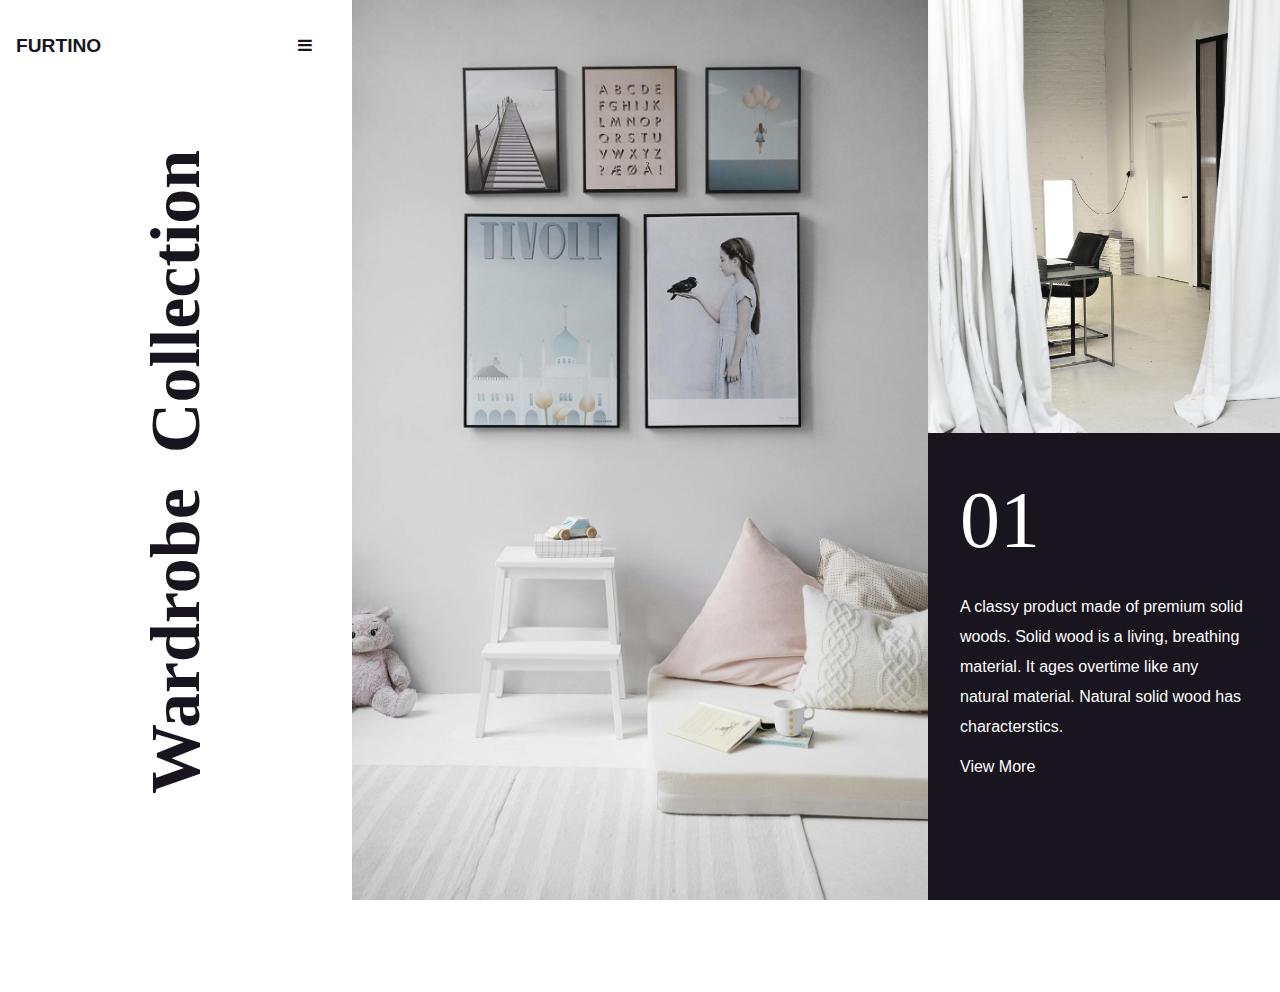
<file: HTML-CSS/project1/index.html>
<!DOCTYPE html>
<html lang="en">
<head>
  <meta charset="UTF-8">
  <meta name="viewport" content="width=device-width, initial-scale=1.0">
  <link rel="stylesheet" href="https://cdnjs.cloudflare.com/ajax/libs/font-awesome/4.7.0/css/font-awesome.min.css">
  <link rel="stylesheet" href="css/layout.css">
  <link rel="stylesheet" href="css/theme.css">
  <link rel="stylesheet" href="css/vars.css">
  <link rel="stylesheet" href="css/style.css">
  <title>FURTINO</title>
</head>
<body>
  <div class="cover flex window-height justify-center">
    <div class="left">
      <nav class="nav flex justify-between items-center p-md">
        <div class="logo bold text-md">
          <p>FURTINO</p>
        </div>
        <div class="pr-lg">
          <i class="fa fa-bars"></i>
        </div>
      </nav>
      <div class="content bold flex justify-center items-center">
        <p>Wardrobe&nbsp;&nbsp;Collection</p>
      </div>
    </div>
    <div class="middle window-height">

    </div>
    <div class="right flex column justify-center items-center">
      <div class="top">

      </div>
      <div class="bottom bg-secondary flex column p-xl">
        <p class="heading">01</p>
        <p class="sub-heading">A classy product made of premium solid woods. Solid wood is a living, breathing material. It ages overtime like any natural material. Natural solid wood has characterstics.</p>
        <p class="view-more">View More</p>
      </div>
    </div>
  </div>
  <div class="navigation-btn">

  </div>
</body>
</html>
</file>
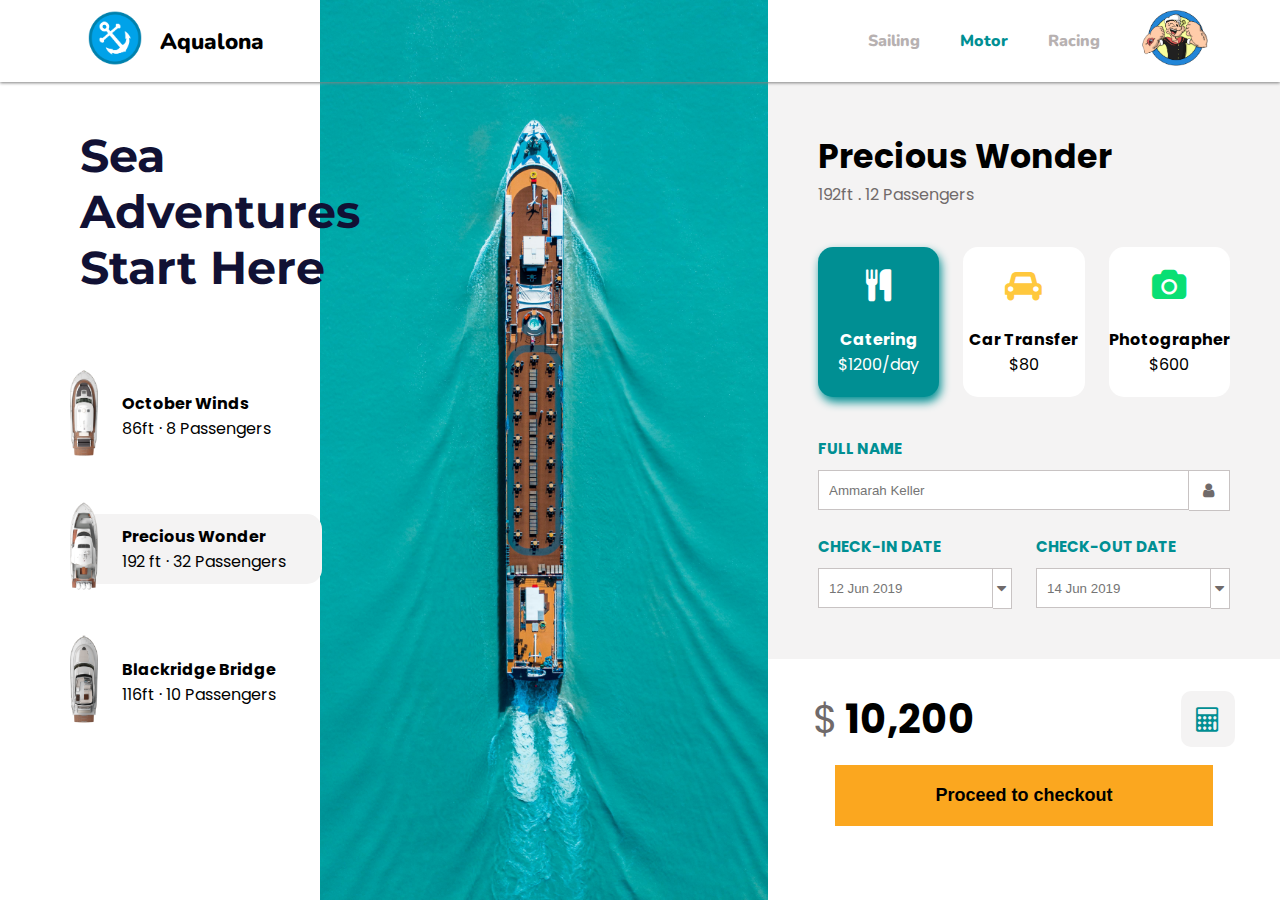
<file: HTML-CSS/project2/index.html>
<!DOCTYPE html>
<html lang="en">
<head>
  <meta charset="UTF-8">
  <meta name="viewport" content="width=device-width, initial-scale=1.0">
  <link rel="stylesheet" href="css/style.css">
  <link rel="stylesheet" href="css/layout.css">
  <link rel="stylesheet" href="css/theme.css">
  <link rel="stylesheet" href="css/vars.css">
  <link rel="stylesheet" href="https://cdnjs.cloudflare.com/ajax/libs/font-awesome/4.7.0/css/font-awesome.min.css">
  <link rel="preconnect" href="https://fonts.googleapis.com">
  <link rel="preconnect" href="https://fonts.gstatic.com" crossorigin>
  <link href="https://fonts.googleapis.com/css2?family=Nunito:ital,wght@0,200..1000;1,200..1000&display=swap" rel="stylesheet">
  <link href="https://fonts.googleapis.com/css2?family=Montserrat:ital,wght@0,100..900;1,100..900&display=swap" rel="stylesheet">
  <link href="https://fonts.googleapis.com/css2?family=Poppins:ital,wght@0,100;0,200;0,300;0,400;0,500;0,600;0,700;0,800;0,900;1,100;1,200;1,300;1,400;1,500;1,600;1,700;1,800;1,900&display=swap" rel="stylesheet">
  <title>Aqualona</title>
</head>
<body>
  <header>
    <!-- navigation starts -->
    <nav class="flex justify-between items-center py-sm">
      <!-- logo starts -->
      <div class="left flex justify-center items-center gap-xs">
        <div class="logo">
          <img src="./images/logo.png" alt="logo">
        </div>
        <div class="logo-text">
          <p>Aqualona</p>
        </div>
      </div>
      <!-- logo ends -->

      <!-- navigation links starts -->
      <div class="right flex justify-center items-center gap-2xl">
        <div class="nav-links">
          <ul class="list-none flex justify-center items-center gap-2xl">
            <li class="nav-link">Sailing</li>
            <li class="nav-link active">Motor</li>
            <li class="nav-link">Racing</li>
          </ul>
        </div>
        <div class="profile">
          <img src="./images/popeyeprofile.png" alt="profile">
        </div>
      </div>
      <!-- navigation links ends -->
    </nav>
    <!-- navigation ends -->
  </header>

  <!-- main starts -->
  <main class="flex">
    <!-- main left starts -->
    <div class="main-left flex column items-center gap-sm">
      <div class="tagline">
        <p class="bold text-3xl">
          Sea Adventures Start Here
        </p>
      </div>
      <div class="boats flex column justify-center items-center">
        <div class="boat-infos flex justify-center items-center gap-xl">
          <div class="boat-image">
            <img src="./images/boat1.png" alt="boat1">
          </div>
          <div class="boat-info flex column justify-center items-start">
            <p class="heading bold text-sm">October Winds</p>
            <p class="sub-heading">86ft <span>.</span> 8 Passengers</p>
          </div>
        </div>
        <div class="boat-infos flex justify-center items-center">
          <div class="boat-image">
            <img src="./images/boat2.png" alt="boat2">
          </div>
          <div class="boat-info active flex column justify-center items-start">
            <p class="heading bold text-sm">Precious Wonder</p>
            <p clss="sub-heading">192 ft <span>.</span> 32 Passengers</p>
          </div>
        </div>
        <div class="boat-infos flex justify-center items-center">
          <div class="boat-image">
            <img src="./images/boat3.png" alt="boat3">
          </div>
          <div class="boat-info flex column items-start justify-center">
            <p class="heading bold text-sm">Blackridge Bridge</p>
            <p class="sub-heading">116ft <span>.</span> 10 Passengers</p>
          </div>
          </div>
      </div>

    </div>
    <!-- main left ends -->

  <!-- main middle starts -->
    <div class="main-middle">
      <img src="./images/landing.jpg" alt="landing">
    </div>
    <!-- main middle ends -->

    <!-- main right starts -->
    <div class="main-right">
      <div class="main-right-wrap">
        <div class="main-right-top flex column justify-center gap-2xl">
          <div class="top-text">
            <p class="text-xl bold">Precious Wonder</p>
            <p class="sub-text">192ft <span>.</span> 12 Passengers</p>
          </div>
          <div class="top-cards flex row items-center gap-lg">
            <div class="top-card active flex column items-center justify-center gap-lg">
              <div class="top-icon"><span><i class="fa fa-cutlery fa-lg"></i></span></div>
              <div>
                <p class="bold">Catering</p>
                <p>$1200/day</p>
              </div>
            </div>
            <div class="top-card flex column items-center justify-center gap-lg">
              <div class="top-icon icon-car"><span><i class="fa fa-car fa-lg"></i></span></div>
              <div>
                <p class="bold">Car Transfer</p>
                <p>$80</p>
              </div>
            </div>
            <div class="top-card flex column items-center justify-center gap-lg">
              <div class="top-icon icon-camera"><span><i class="fa fa-camera fa-lg"></i></span></div>
              <div>
                <p class="bold">Photographer</p>
                <p>$600</p>
              </div>
            </div>
          </div>
          <div class="top-form">
            <form class="flex column gap-lg">
              <div class="input-box">
                <p class="bold text-xs">FULL NAME</p>
                <input type="text" placeholder="Ammarah Keller">
                <i class="fa fa-user"></i>
              </div>
              <div class="input-side flex row gap-lg">
                <div class="input-box">
                  <p class="bold text-xs">CHECK-IN DATE</p>
                  <input type="text" placeholder="12 Jun 2019">
                  <i class="fa fa-caret-down"></i>
                </div>
                <div class="input-box">
                  <p class="bold text-xs">CHECK-OUT DATE</p>
                  <input type="text" placeholder="14 Jun 2019">
                  <i class="fa fa-caret-down"></i>
                </div>
              </div>
            </form>
          </div>
        </div>
        <div class="main-right-bottom flex column justify-between gap-md">
          <div class="right-bottom-top flex row justify-between items-center">
            <p class="text-2xl bold"><span class="text-primary">$</span> 10,200</p> <i class="fa fa-calculator"></i>
          </div>
          <div class="right-bottom-bottom flex justify-center items-center">
            <button class="btn-checkout">Proceed to checkout</button>
          </div>
        </div>
      </div>
    </div>
    <!-- main right ends -->
  </main>
  <!-- main ends -->
</body>
</html>
</file>
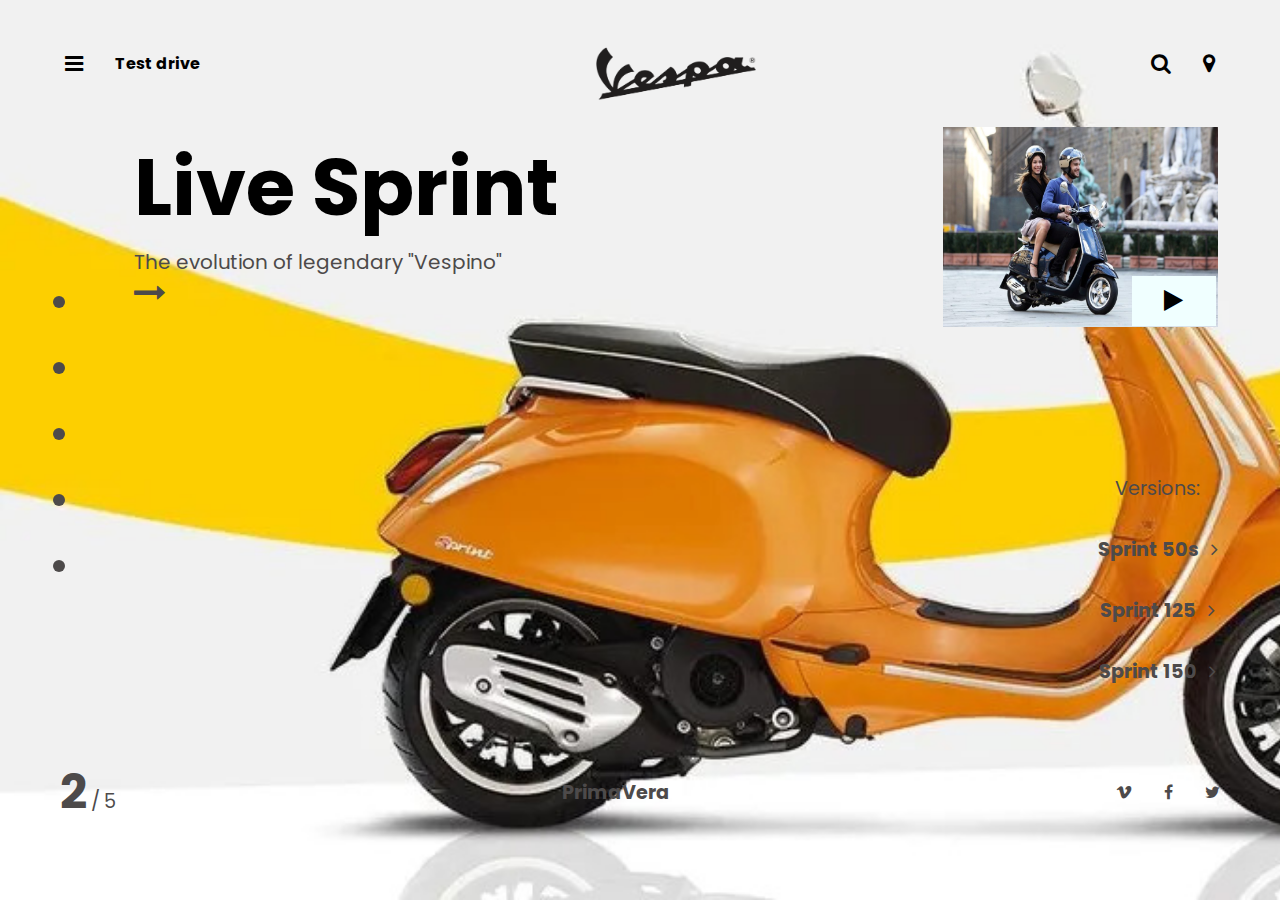
<file: HTML-CSS/project4/index.html>
<!DOCTYPE html>
<html lang="en">
<head>
  <meta charset="UTF-8">
  <meta name="viewport" content="width=device-width, initial-scale=1.0">
  <link rel="stylesheet" href="./css/style.css">
  <link rel="stylesheet" href="./css/layout.css">
  <link rel="stylesheet" href="./css/theme.css">
  <link rel="stylesheet" href="./css/vars.css">
  <link rel="stylesheet" href="https://cdnjs.cloudflare.com/ajax/libs/font-awesome/4.7.0/css/font-awesome.min.css">
  <link rel="preconnect" href="https://fonts.googleapis.com">
<link rel="preconnect" href="https://fonts.gstatic.com" crossorigin>
<link href="https://fonts.googleapis.com/css2?family=Poppins:ital,wght@0,100;0,200;0,300;0,400;0,500;0,600;0,700;0,800;0,900;1,100;1,200;1,300;1,400;1,500;1,600;1,700;1,800;1,900&display=swap" rel="stylesheet">
  <title>Vespa</title>
</head>
<body>
  <section>
    <div class="landing">
      <!-- nav starts -->
       <nav class="flex justify-between items-center">
        <div class="nav-left flex justify-center items-center gap-xl">
          <i class="fa fa-bars fa-lg"></i>
          <p class="bold">Test drive</p>
        </div>
        <div class="nav-middle">
          <img src="./images/logo.png" alt="vespa logo">
        </div>
        <div class="nav-right flex justify-center items-center gap-xl">
          <i class="fa fa-search fa-lg"></i>
          <i class="fa fa-map-marker fa-lg"></i>
        </div>
       </nav>
       <!-- nav ends -->

       <!-- main starts -->
        <main class="flex justify-center">
          <div class="main-left flex justify-center items-center">
            <ul class="flex column items-center justify-center gap-md">
              <li class="text-xl"></li>
              <li class="text-xl"></li>
              <li class="text-xl"></li>
              <li class="text-xl"></li>
              <li class="text-xl"></li>
            </ul>
          </div>
          <div class="main-middle flex column justify-start items-start">
            <p class="bold main-middle-title">Live Sprint</p>
            <p class="main-middle-subtitle">The evolution of legendary "Vespino"</p>
            <div class="main-middle-icon">
              <i class="fa fa-long-arrow-right" style="font-size:xx-large;"></i>
            </div>
          </div>
          <div class="main-right flex column items-end gap-2xl">
            <div class="main-right-top">
              <img src="./images/ride.jpg" alt="ride">
              <div class="play-button"><i class="fa fa-play"></i></div>
            </div>
            
            <div class="main-right-bottom flex column items-center justify-center gap-xl">
              <p class="text-md">Versions:</p>
              <p class="text-md bold">Sprint 50s &nbsp;&nbsp;<i class="fa fa-angle-right"></i></p>
              <p class="text-md bold">Sprint 125 &nbsp;&nbsp;<i class="fa fa-angle-right"></i></p>
              <p class="text-md bold">Sprint 150 &nbsp;&nbsp;<i class="fa fa-angle-right"></i></p>
            </div>
          </div>
        </main>
        <section>
          <div class="landing-bottom flex justify-between items-center">
            <div class="landing-bottom-left">
              <span class="text-2xl bold">2</span>&nbsp;<span class="text-md">/</span>&nbsp;<span class="text-md">5</span>
            </div>
            <div class="landing-bottom-middle">
              <p class="bold text-md">PrimaVera</p>
            </div>
            <div class="landing-bottom-right flex justify-center items-center gap-xl">
              <i class="fa fa-vimeo"></i>
              <i class="fa fa-facebook"></i>
              <i class="fa fa-twitter"></i>
            </div>
          </div>
        </section>
        <!-- main ends -->
    </div>
  </section>
</body>
</html>
</file>
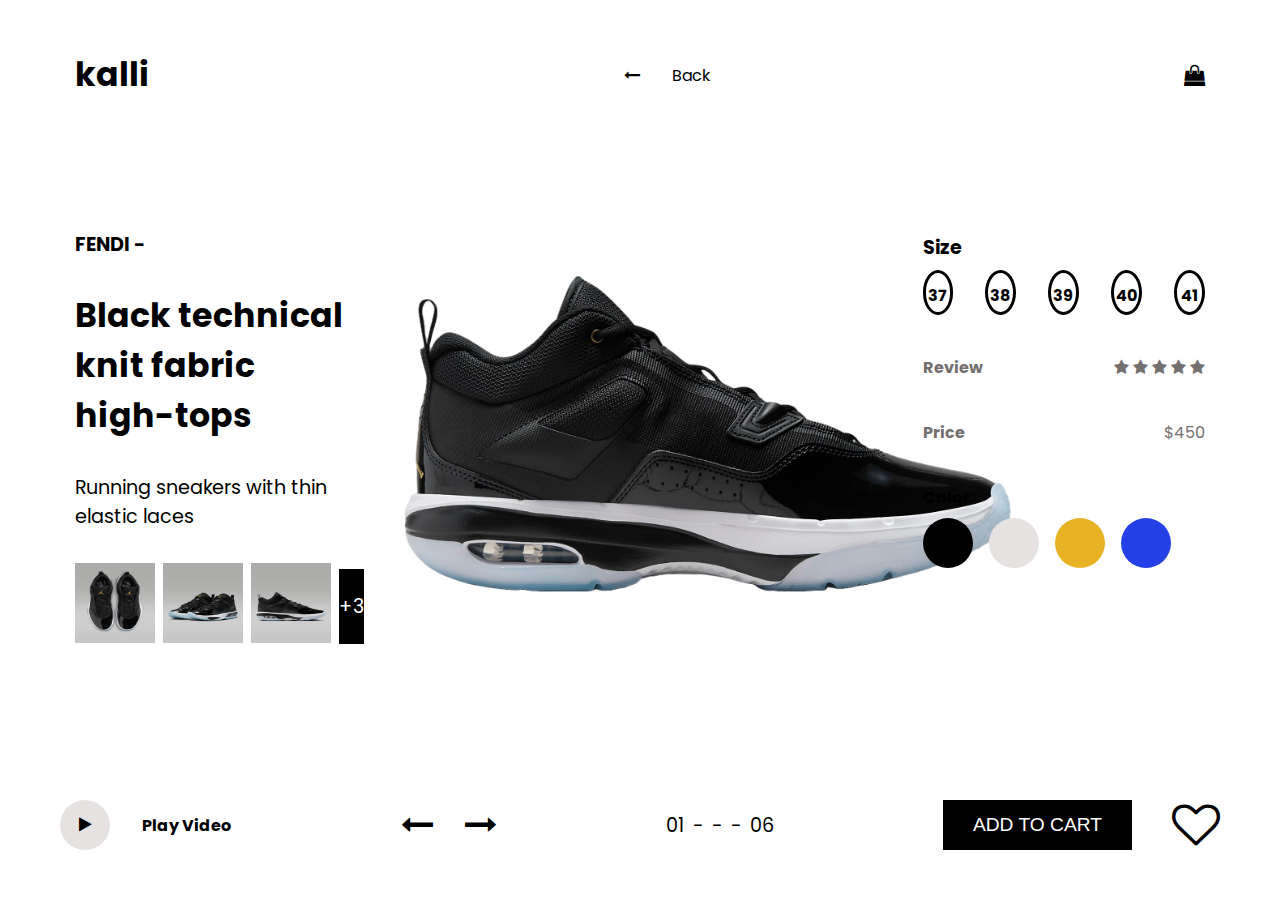
<file: HTML-CSS/project5/index.html>
<!DOCTYPE html>
<html lang="en">
<head>
  <meta charset="UTF-8">
  <meta name="viewport" content="width=device-width, initial-scale=1.0">
  <link rel="stylesheet" href="./css/style.css">
  <link rel="stylesheet" href="./css/layout.css">
  <link rel="stylesheet" href="./css/theme.css">
  <link rel="stylesheet" href="./css/vars.css">
  <link rel="stylesheet" href="https://cdnjs.cloudflare.com/ajax/libs/font-awesome/4.7.0/css/font-awesome.min.css">
  <link rel="preconnect" href="https://fonts.googleapis.com">
  <link rel="preconnect" href="https://fonts.gstatic.com" crossorigin>
  <link href="https://fonts.googleapis.com/css2?family=Poppins:ital,wght@0,100;0,200;0,300;0,400;0,500;0,600;0,700;0,800;0,900;1,100;1,200;1,300;1,400;1,500;1,600;1,700;1,800;1,900&display=swap" rel="stylesheet">
  <title>kalli</title>
</head>
<body>
  <section>
    <!-- navigation starts -->
     <nav class="flex justify-between items-center">
      <div class="nav-logo">
        <p class="text-xl bold">kalli</p>
      </div>
      <div class="nav-middle flex row justify-center items-center gap-xl">
        <i class="fa fa-long-arrow-left"></i>
        <p>Back</p>
      </div>
      <div class="nav-right">
        <i class="fa fa-shopping-bag fa-lg"></i>
      </div>
     </nav>
    <!-- navigation ends  -->

     <!-- main starts -->
     <main>
      <div class="landing-main flex row justify-center items-center">
        <div class="landing-left flex column items-start justify-center gap-xl">
          <p class="text-md bold">FENDI - </p>
          <p class="text-xl bold">Black technical knit fabric high-tops</p>
          <p class="text-md">Running sneakers with thin elastic laces</p>
          <div class="landing-left-carousel flex row justify-start items-center gap-sm">
            <div class="landing-carousel-image">
              <img src="./images/jordan3.jpg" alt="jordan1">
            </div>
            <div class="landing-carousel-image">
              <img src="./images/jordan2.jpg" alt="jordan2">
            </div>
            <div class="landing-carousel-image">
             <img src="./images/jordan1.jpg" alt="jordan3"> 
            </div>
            <div class="landing-carousel-image next">
              <p class="text-md">+3</p>
            </div>
          </div>
        </div>
        <div class="landing-center">
          <img src="./images/jordan.png" alt="">
        </div>
        <div class="landing-right flex column items-start justify-start gap-2xl">
          <div class="landing-right-size flex column justify-center gap-sm">
            <p class="bold text-md">Size</p>
            <div class="size flex justify-start items-center gap-xl">
              <div class="size-value"><span class="bold">37</span></div>
              <div class="size-value"><span class="bold">38</span></div>
              <div class="size-value"><span class="bold">39</span></div>
              <div class="size-value"><span class="bold">40</span></div>
              <div class="size-value"><span class="bold">41</span></div>
            </div>
          </div>
          <div class="review flex justify-between items-center gap-2xl">
              <p class="bold">Review</p>
              <div class="review-icon">
                <i class="fa fa-star"></i>
                <i class="fa fa-star"></i>
                <i class="fa fa-star"></i>
                <i class="fa fa-star"></i>
                <i class="fa fa-star"></i>
              </div>
          </div>
           <div class="price flex justify-between items-center gap-2xl">
                <p class="bold">Price</p>
                <p>$450</p>
          </div>
          <div class="color flex column justify-center gap-sm">
                <p class="bold">Color</p>
                <div class="colors flex justify-start items-center gap-md">
                  <div class="color-one"></div>
                  <div class="color-two"></div>
                  <div class="color-three"></div>
                  <div class="color-four"></div>
                  <div class="color-five"></div>
                </div>
              </div>
          </div>
      </div>
      <div class="landing-bottom flex justify-between items-center">
        <div class="landing-bottom-left flex justify-center items-center gap-xl">
          <div class="play-video"><i class="fa fa-play"></i></div>
          <p class="bold">Play Video</p>
        </div>
        <div class="bottom-paginate flex justify-center items-center gap-xl">
          <i class="fa fa-long-arrow-left fa-2x"></i>
          <i class="fa fa-long-arrow-right fa-2x"></i>
        </div>
        <div class="bottom-paginate-number">
          <span class="text-md">01</span>&nbsp;&nbsp;<span class="text-md">-</span>&nbsp;&nbsp;<span class="text-md">-</span>&nbsp;&nbsp;<span class="text-md">-</span>&nbsp;&nbsp;<span class="text-md">06</span>
        </div>
        <div class="add-cart flex justify-center items-center gap-2xl">
          <button class="btn primary text-md">ADD TO CART</button>
          <i class="fa fa-heart-o fa-3x"></i>
        </div>

      </div>
     </main>
      <!-- main ends -->
     
  </section>
</body>
</html>
</file>
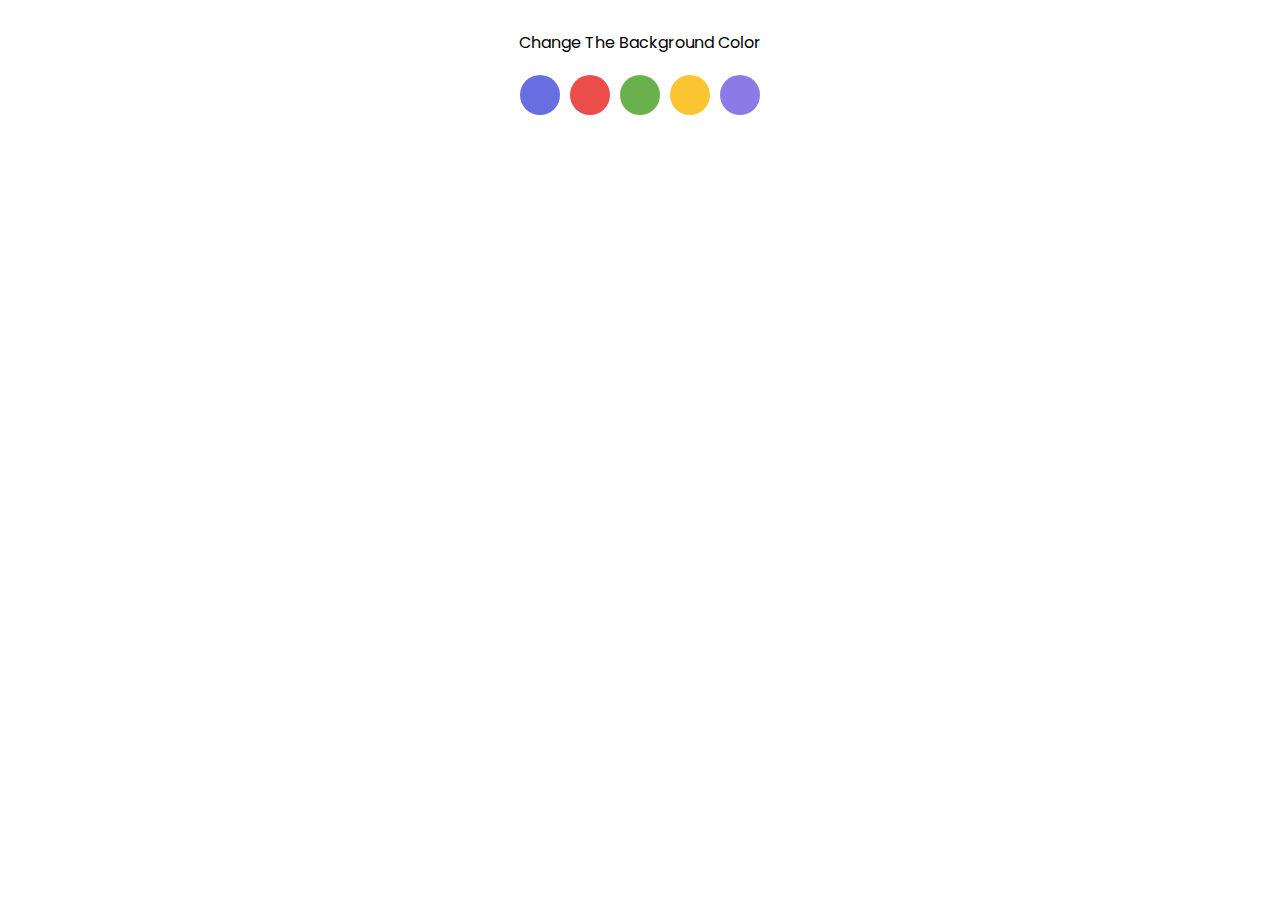
<file: Javascript/background-changer/index.html>
<!DOCTYPE html>
<html lang="en">
  <head>
    <meta charset="UTF-8" />
    <meta name="viewport" content="width=device-width, initial-scale=1.0" />
    <link rel="stylesheet" href="./style.css" />
    <link rel="preconnect" href="https://fonts.googleapis.com" />
    <link rel="preconnect" href="https://fonts.gstatic.com" crossorigin />
    <link
      href="https://fonts.googleapis.com/css2?family=Poppins:ital,wght@0,100;0,200;0,300;0,400;0,500;0,600;0,700;0,800;0,900;1,100;1,200;1,300;1,400;1,500;1,600;1,700;1,800;1,900&display=swap"
      rel="stylesheet"
    />
    <title>Document</title>
  </head>
  <body>
    <div class="heading">
      <div>
        <p>Change The Background Color</p>
      </div>
      <div class="color-palette">
        <div id="light-blue" class="color-palette-box"></div>
        <div id="light-red" class="color-palette-box"></div>
        <div id="light-green" class="color-palette-box"></div>
        <div id="light-yellow" class="color-palette-box"></div>
        <div id="light-purple" class="color-palette-box"></div>
      </div>
    </div>
    <div class="background">
        <div class="background-content">
background changed
        </div>
    </div>

    <script src="./script.js"></script>
  </body>
</html>
</file>
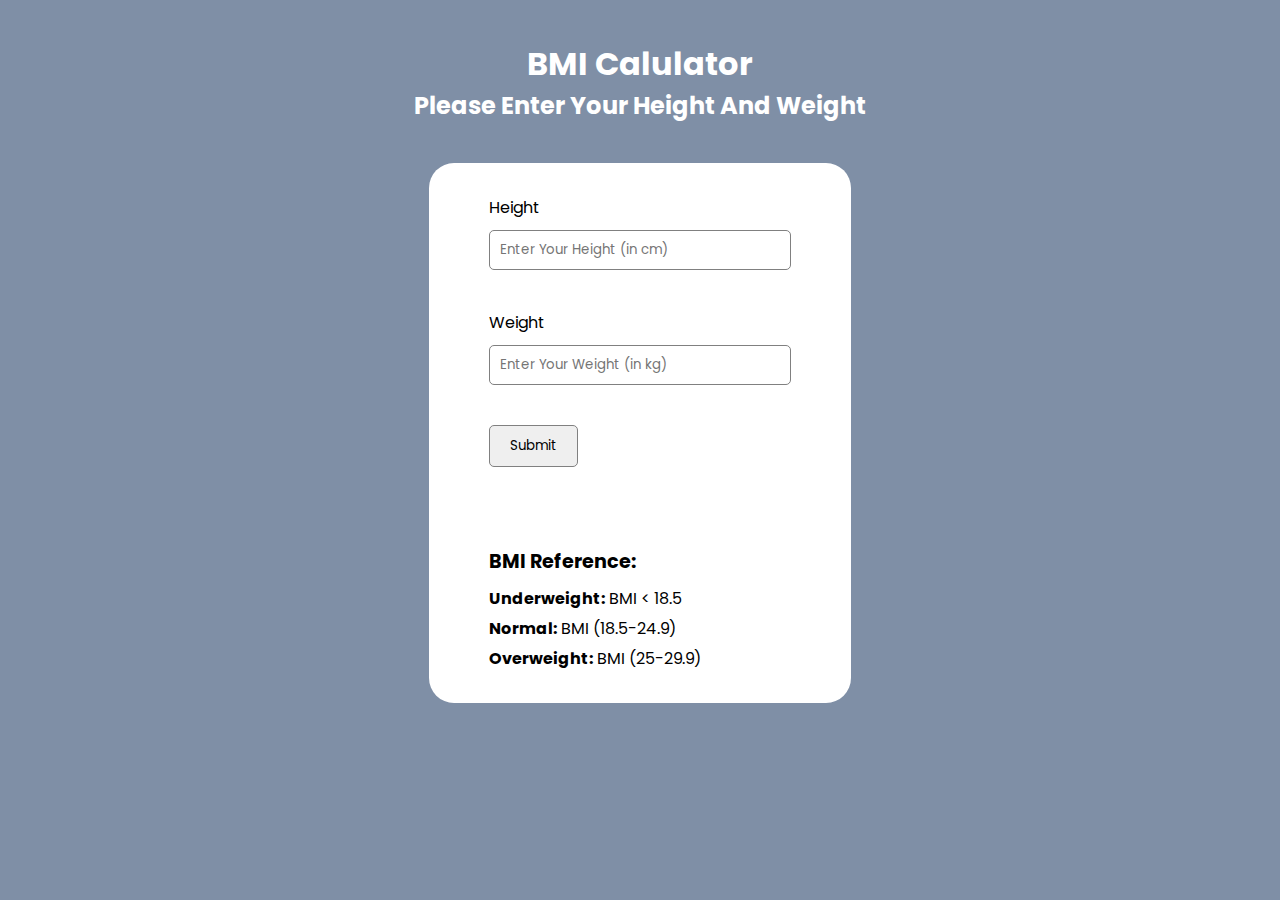
<file: Javascript/BMI-calculator/index.html>
<!DOCTYPE html>
<html lang="en">
  <head>
    <meta charset="UTF-8" />
    <meta name="viewport" content="width=device-width, initial-scale=1.0" />
    <link rel="preconnect" href="https://fonts.googleapis.com" />
    <link rel="preconnect" href="https://fonts.gstatic.com" crossorigin />
    <link
      href="https://fonts.googleapis.com/css2?family=Poppins:ital,wght@0,100;0,200;0,300;0,400;0,500;0,600;0,700;0,800;0,900;1,100;1,200;1,300;1,400;1,500;1,600;1,700;1,800;1,900&display=swap"
      rel="stylesheet"
    />
    <link rel="stylesheet" href="./style.css" />
    <title>BMI Calculator</title>
  </head>
  <body>
    <header>
      <div class="header">
        <h3>BMI Calulator</h3>
        <h5>Please Enter Your Height And Weight</h5>
      </div>
    </header>

    <section class="form-section">
      <div class="bmi-form">
        <form action="" id="bmi-form">
          <div class="form-input">
            <label for="">Height</label>
            <input
              type="text"
              name=""
              id="height"
              placeholder="Enter Your Height (in cm)"
            />
          </div>
          <div class="form-input">
            <label for="">Weight</label>
            <input
              type="text"
              name=""
              id="weight"
              placeholder="Enter Your Weight (in kg)"
            />
          </div>
          <div class="form-input">
            <button type="submit" class="button-submit">Submit</button>
          </div>
        </form>

        <div>
          <p class="result"></p>
        </div>
        <div class="info">
          <div class="info-title">
            <p>BMI Reference:</p>
          </div>
          <div class="info-detail">
            <p><b>Underweight:</b> BMI < 18.5</p>
            <p><b>Normal:</b> BMI (18.5-24.9)</p>
            <p><b>Overweight:</b> BMI (25-29.9)</p>
          </div>
        </div>
      </div>
    </section>

    <script src="./script.js"></script>
  </body>
</html>
</file>
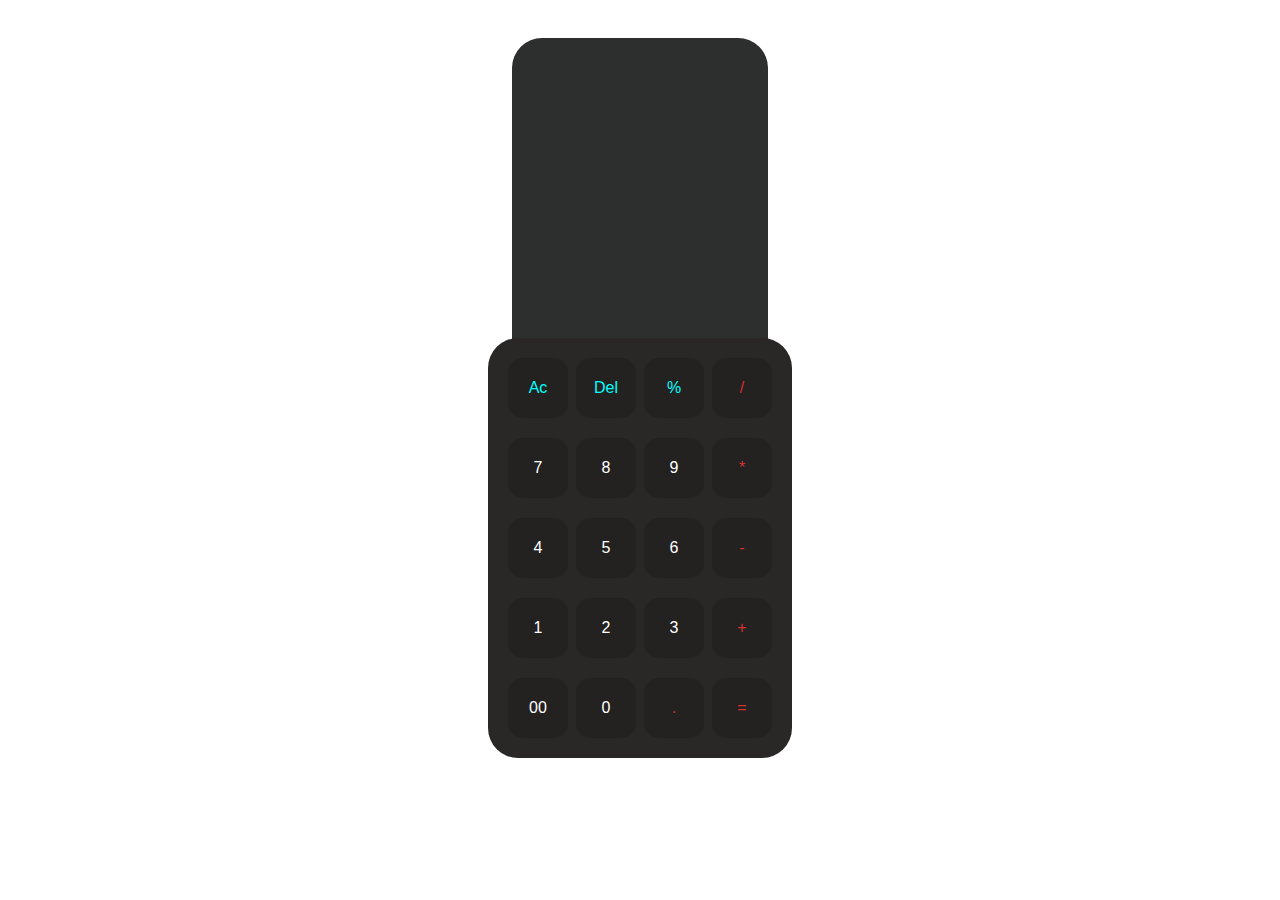
<file: Javascript/calculator/index.html>
<!DOCTYPE html>
<html lang="en">
<head>
  <meta charset="UTF-8">
  <meta name="viewport" content="width=device-width, initial-scale=1.0">
  <link rel="stylesheet" href="./css/style.css">
  <link rel="stylesheet" href="./css/layout.css">
  <link rel="stylesheet" href="./css/theme.css">
  <link rel="stylesheet" href="./css/vars.css">
  <title>Document</title>
</head>
<body>
  <div class="main flex column justify-center items-center">
    <div class="top flex justify-center items-center">
      <span id="display"></span>
    </div>
      <div class="bottom">
        <div class="inner-core flex column justify-center items-center">
          <div class="buttons flex justify-center items-center gap-sm">
              <span class="first-row" onclick="reset()">Ac</span>
              <span class="first-row">Del</span>
              <span class="first-row" onclick="calculateData('%')">%</span>
              <span class="special-button" onclick="calculateData('/')">/</span>
          </div>
          <div class="buttons flex justify-center items-center gap-sm">
              <span class="ind-button" onclick="calculateData('7')">7</span>
              <span class="ind-button" onclick="calculateData('8')">8</span>
              <span class="ind-button" onclick="calculateData('9')">9</span>
              <span class="ind-button special-button" onclick="calculateData('*')">*</span>
          </div>
          <div class="buttons flex justify-center items-center gap-sm">
              <span class="ind-button" onclick="calculateData('4')">4</span>
              <span class="ind-button" onclick="calculateData('5')">5</span>
              <span class="ind-button" onclick="calculateData('6')">6</span>
              <span class="ind-button special-button" onclick="calculateData('-')">-</span>
          </div>
          <div class="buttons flex justify-center items-center gap-sm">
              <span class="ind-button" onclick="calculateData('1')">1</span>
              <span class="ind-button" onclick="calculateData('2')">2</span>
              <span class="ind-button" onclick="calculateData('3')">3</span>
              <span class="ind-button special-button" onclick="calculateData('+')">+</span>
          </div>
          <div class="buttons flex justify-center items-center gap-sm">
              <span class="ind-button" onclick="calculateData('00')">00</span>
              <span class="ind-button" onclick="calculateData('0')">0</span>
              <span class="ind-button special-button" onclick="calculateData('.')">.</span>
              <span class="ind-button special-button" onclick="totalValue()">=</span>
            </div>
          </div>
        </div>
      </div>
  </div>

  <script src="index.js"></script>
</body>
</html>
</file>
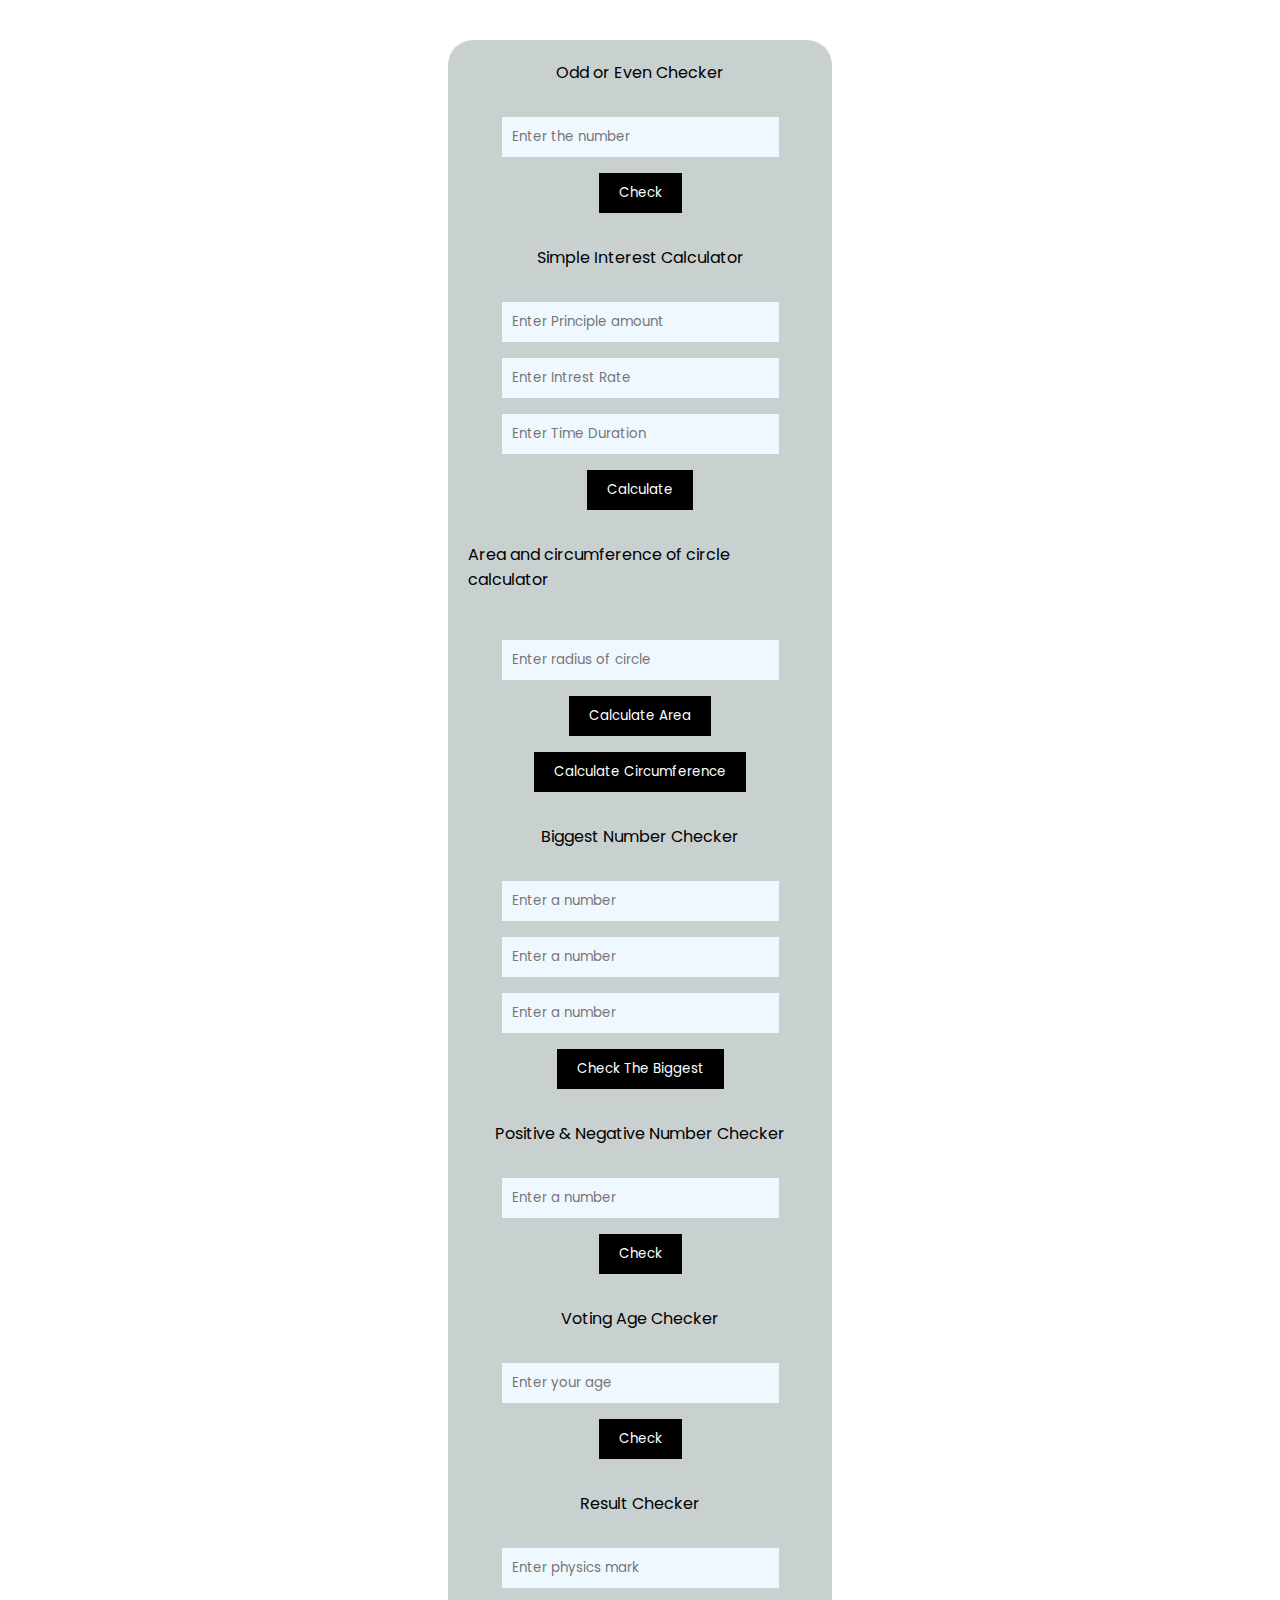
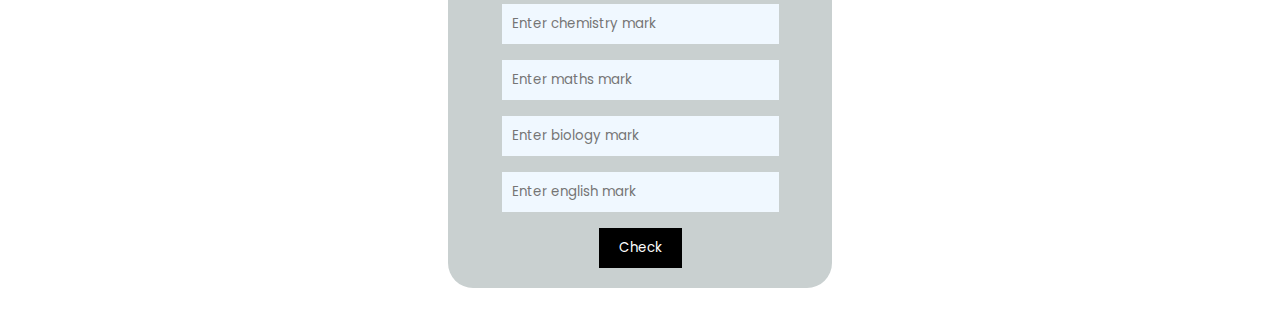
<file: Javascript/checker/index.html>
<!DOCTYPE html>
<html lang="en">
<head>
  <meta charset="UTF-8">
  <meta name="viewport" content="width=device-width, initial-scale=1.0">
  <link rel="stylesheet" href="./css/style.css">
  <link rel="stylesheet" href="./css/layout.css">
  <link rel="stylesheet" href="./css/theme.css">
  <link rel="stylesheet" href="./css/vars.css">
  <link rel="preconnect" href="https://fonts.googleapis.com">
  <link rel="preconnect" href="https://fonts.gstatic.com" crossorigin>
  <link href="https://fonts.googleapis.com/css2?family=Poppins:ital,wght@0,100;0,200;0,300;0,400;0,500;0,600;0,700;0,800;0,900;1,100;1,200;1,300;1,400;1,500;1,600;1,700;1,800;1,900&display=swap" rel="stylesheet">
  <title>Checker</title>
</head>
<body>
  <div class="checker-box-container flex justify-center items-center">
    <div class="checker-box flex column justify-start items-center gap-xl">
      <!-- odd even checker starts -->
      <div class="odd-even-checker flex column justify-center items-center gap-md">
        <p>Odd or Even Checker</p>
        <p id="odd-even-message"></p>
        <input type="number" id="odd-even-number" placeholder="Enter the number">
        <button class="button" onclick="checkOddEven()">Check</button>
      </div>
      <!-- odd even checker ends -->

      <!-- simple interest calculator starts -->
      <div class="interest-calculator flex column justify-center items-center gap-md">
        <p>Simple Interest Calculator</p>
        <p id="interest-message"></p>
        <input type="number" id="principle" placeholder="Enter Principle amount">
        <input type="number" id="interest-rate" placeholder="Enter Intrest Rate">
        <input type="number" id="time" placeholder="Enter Time Duration">
        <button class="button" onclick="calculateInterest()">Calculate</button>
      </div>
      <!-- simple interest calculator ends -->

      <!-- circle area & circumference calculator starts -->
      <div class="circle-calculator flex column justify-center items-center gap-md">
        <p>Area and circumference of circle calculator</p>
        <p id="area-message"></p>
        <p id="circumference-message"></p>
        <input type="number" id="radius" placeholder="Enter radius of circle">
        <button class="button" onclick="circleArea()">Calculate Area</button>
        <button class="button" onclick="circleCircumference()">Calculate Circumference</button>
      </div>
      <!-- circle area & circumference calculator ends -->

      <!-- display biggest one starts -->
       <div class="biggest-one flex column justify-center items-center gap-md">
        <p>Biggest Number Checker</p>
        <p id="biggest-message"></p>
        <input type="number" id="number1" placeholder="Enter a number">
        <input type="number" id="number2" placeholder="Enter a number">
        <input type="number" id="number3" placeholder="Enter a number">
        <button class="button" onclick="biggestNumberChecker()">Check The Biggest</button>
       </div>
       <!-- display biggest one ends -->

       <!-- positive or negative number checker starts -->
        <div class="positive-negative-checker flex column justify-center items-center gap-md">
          <p>Positive & Negative Number Checker</p>
          <p id="positive-negative-message"></p>
          <input type="number" id="int-number" placeholder="Enter a number">
          <button class="button" onclick="positiveNegativeChecker()">Check</button>
        </div>
        <!-- positive or negative number checker ends -->

        <!-- voting eligibilty checker starts -->
         <div class="voting-age-checker flex column justify-center items-center gap-md">
          <p>Voting Age Checker</p>
          <p id="voting-age-message"></p>
          <input type="number" id="age" placeholder="Enter your age">
          <button class="button" onclick="votingAgeChecker()">Check</button>
         </div>
         <!-- voting eligibilty checker ends -->

         <!-- result checker starts -->
          <div class="result-checker flex column justify-center items-center gap-md">
            <p>Result Checker</p>
            <p id="result-message"></p>
            <input type="number" id="physics" placeholder="Enter physics mark">
            <input type="number" id="chemistry" placeholder="Enter chemistry mark">
            <input type="number" id="maths" placeholder="Enter maths mark">
            <input type="number" id="biology" placeholder="Enter biology mark">
            <input type="number" id="english" placeholder="Enter english mark">
            <button class="button" onclick="resultChecker()">Check</button>

          </div>
          <!-- result checker ends -->

    </div>
  </div>

  <script src="./index.js"></script>
</body>
</html>
</file>
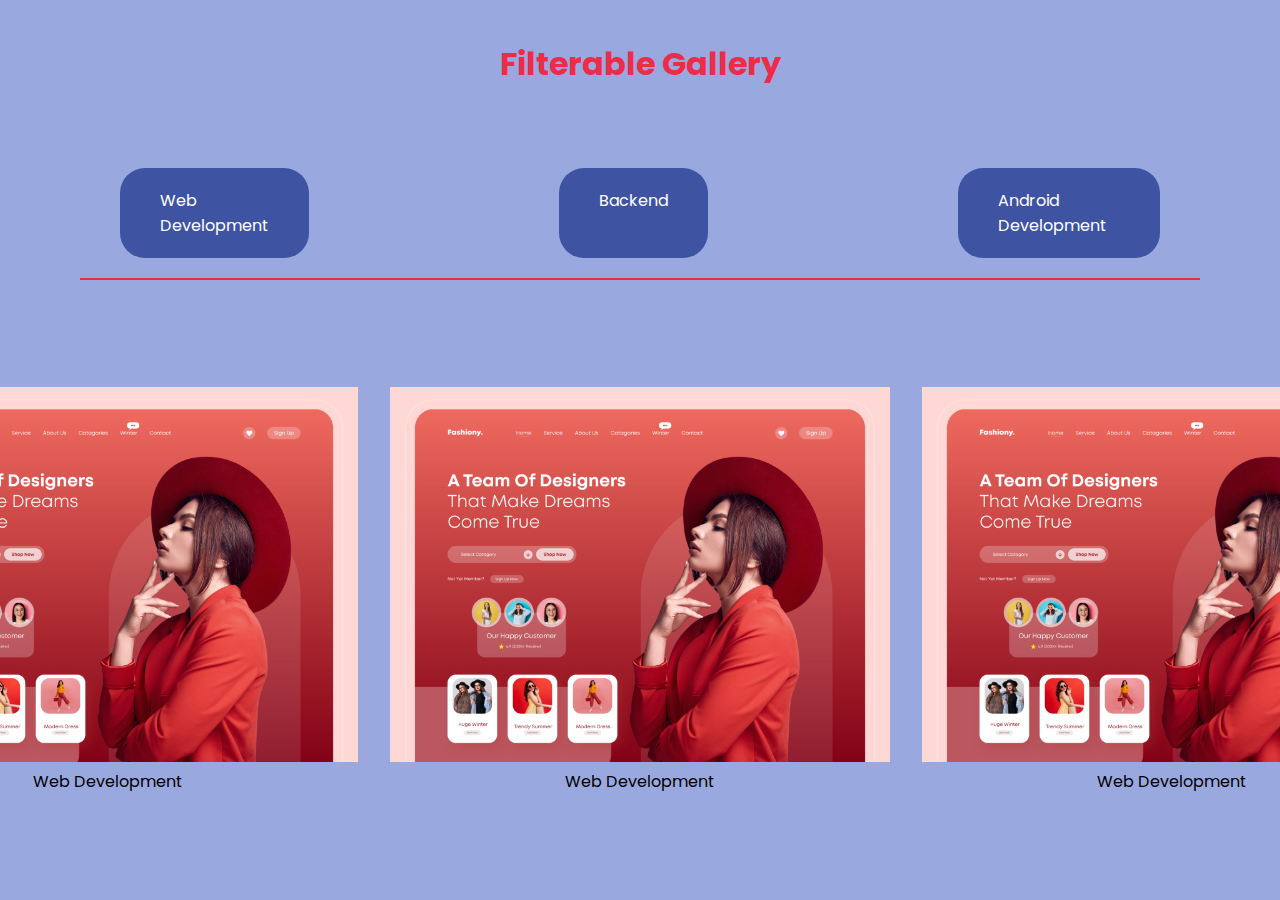
<file: Javascript/filterablegallery/index.html>
<!DOCTYPE html>
<html lang="en">
<head>
  <meta charset="UTF-8">
  <meta name="viewport" content="width=device-width, initial-scale=1.0">
  <link rel="stylesheet" href="./css/layout.css">
  <link rel="stylesheet" href="./css/style.css">
  <link rel="stylesheet" href="./css/theme.css">
  <link rel="stylesheet" href="./css/vars.css">
  <link rel="preconnect" href="https://fonts.googleapis.com">
  <link rel="preconnect" href="https://fonts.gstatic.com" crossorigin>
  <link href="https://fonts.googleapis.com/css2?family=Poppins:ital,wght@0,100;0,200;0,300;0,400;0,500;0,600;0,700;0,800;0,900;1,100;1,200;1,300;1,400;1,500;1,600;1,700;1,800;1,900&family=Quicksand:wght@300..700&display=swap" rel="stylesheet">
  <link rel="stylesheet" href="https://cdnjs.cloudflare.com/ajax/libs/font-awesome/4.7.0/css/font-awesome.min.css">
  <title>Fileterable Gallery</title>
</head>
<body>
<div class="gallery">
  <div class="gallery-heading flex justify-center">
    <h1>Filterable Gallery</h4>
  </div>
  <div class="gallery-tabs flex justify-center">
    <div class="gallery-tab" id="webdev" onclick="filterGallery(event)">Web Development</div>
    <div class="gallery-tab" id="backend" onclick="filterGallery(event)">Backend</div>
    <div class="gallery-tab" id="android" onclick="filterGallery(event)">Android Development</div>
  </div>
</div>

<div class="contents">
  <div class="content flex justify-center items-center gap-xl" id="web-dev-content">
    <div class="cards flex column items-center justify-center">
      <div class="card-image">
        <img src="./images/banner1.jpg" alt="banner1">
      </div>
      <div class="title">
        <p>Web Development</p>
      </div>
    </div>
    <div class="cards flex column items-center justify-center">
      <div class="card-image">
        <img src="./images/banner1.jpg" alt="banner1">
      </div>
      <div class="title">
        <p>Web Development</p>
      </div>
    </div>
    <div class="cards flex column items-center justify-center">
      <div class="card-image">
        <img src="./images/banner1.jpg" alt="banner1">
      </div>
      <div class="title">
        <p>Web Development</p>
      </div>
    </div>
  </div>
  <div class="content flex justify-center gap-xl hide" id="backend-content">
    <div class="cards flex column items-center justify-center">
      <div class="card-image">
        <img src="./images/banner2.jpg" alt="banner2">
      </div>
      <div class="title">
        <p>Backend Development</p>
      </div>
    </div>
    <div class="cards flex column items-center justify-center">
      <div class="card-image">
        <img src="./images/banner2.jpg" alt="banner1">
      </div>
      <div class="title">
        <p>Backend</p>
      </div>
    </div>
    <div class="cards flex column items-center justify-center">
      <div class="card-image">
        <img src="./images/banner2.jpg" alt="banner1">
      </div>
      <div class="title">
        <p>Backend Development</p>
      </div>
    </div>
  </div>
  <div class="content flex justify-center gap-xl hide" id="android-content">
    <div class="cards flex column items-center justify-center">
      <div class="card-image">
        <img src="./images/banner3.png" alt="banner3">
      </div>
      <div class="title">
        <p>Android Development</p>
      </div>
    </div>
    <div class="cards flex column items-center justify-center">
      <div class="card-image">
        <img src="./images/banner3.png" alt="banner3">
      </div>
      <div class="title">
        <p>Android Development</p>
      </div>
    </div>
    <div class="cards flex column items-center justify-center">
      <div class="card-image">
        <img src="./images/banner3.png" alt="banner3">
      </div>
      <div class="title">
        <p>Android Development</p>
      </div>
    </div>
  </div>
</div>


<script src="./index.js"></script>
</body>
</html>
</file>
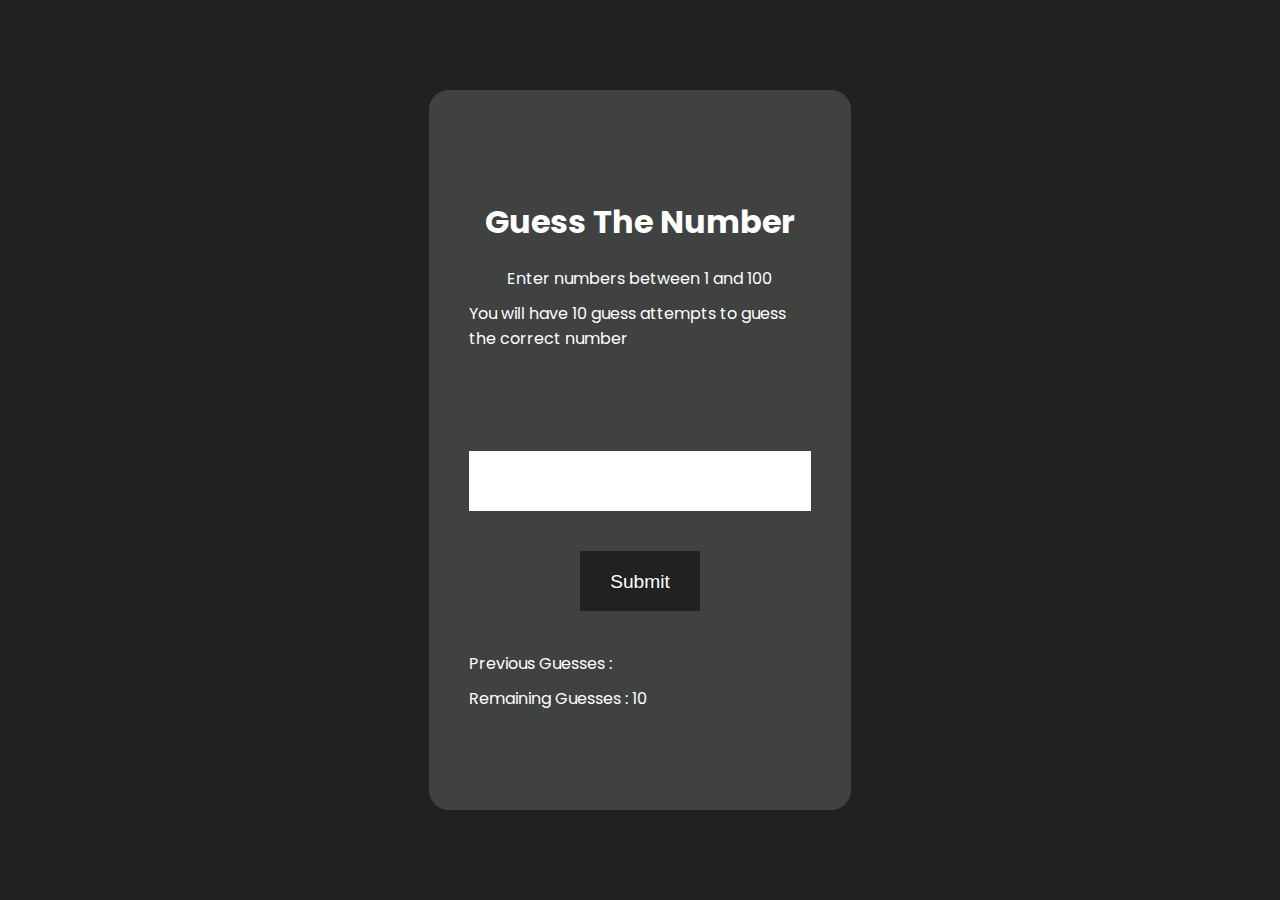
<file: Javascript/guess-the-number/index.html>
<!DOCTYPE html>
<html lang="en">
  <head>
    <meta charset="UTF-8" />
    <title>Guess The Number</title>
    <link rel="preconnect" href="https://fonts.googleapis.com" />
    <link rel="preconnect" href="https://fonts.gstatic.com" crossorigin />
    <link
      href="https://fonts.googleapis.com/css2?family=Poppins:ital,wght@0,100;0,200;0,300;0,400;0,500;0,600;0,700;0,800;0,900;1,100;1,200;1,300;1,400;1,500;1,600;1,700;1,800;1,900&display=swap"
      rel="stylesheet"
    />
    <link rel="stylesheet" href="./style.css" />
  </head>
  <div class="main-content">
        <div class="main-heading">
            <div class="heading">
                <h1>Guess The Number</h3>
            </div>
            <div class="sub-heading">
                <p>Enter numbers between 1 and 100</p>
                <p>You will have 10 guess attempts to guess the correct number</p>
            </div>
        </div>
        <div class="content">
            <div class="guess-form">
                <input id="user-input" type="text">
                <button type="submit" class="submit-button">Submit</button>
            </div>
            <div class="guess-content">
                <div class="guesses-slot">
                    <p>Previous Guesses : <span id="guesses-slot"></span></p>
                </div>
                <div class="remaining">
                    <p>Remaining Guesses : <span id="remaining-guesses"></span> </p>
                </div>
            </div>
            <div class="result">
                
            </div>
            <div class="new-game">
    
            </div>
        </div>
        
  </div>
  <body>
    <script src="./script.js"></script>
  </body>
</html>
</file>
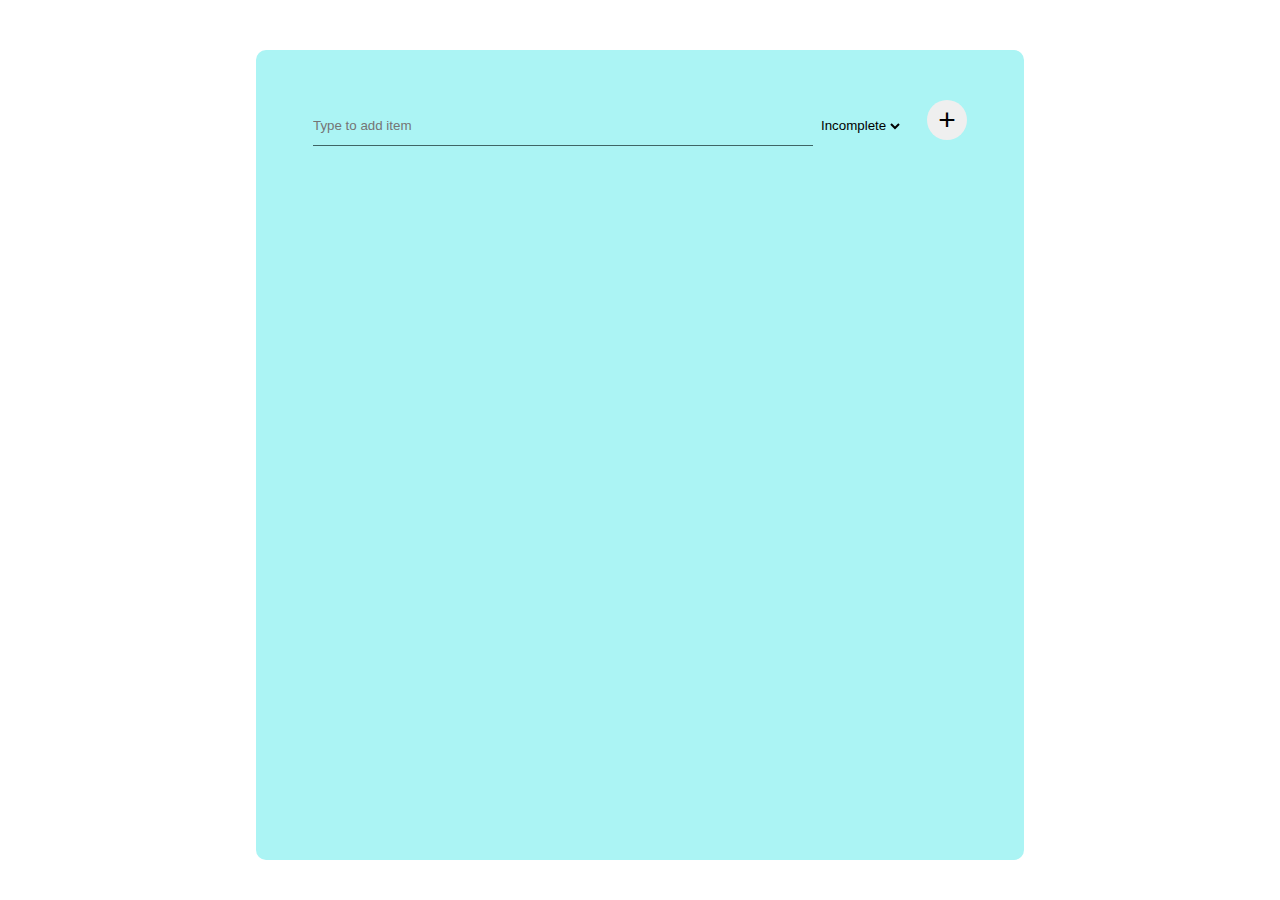
<file: Javascript/todilistwitheventandmap/index.html>
<!DOCTYPE html>
<html lang="en">
<head>
  <meta charset="UTF-8">
  <meta name="viewport" content="width=device-width, initial-scale=1.0">
  <link rel="stylesheet" href="./style.css">
  <title>Todo list</title>
</head>
<body>
  <div class="container">
    <div class="form-box">
      <form action="" id="todo-form" >
        <input type="text" placeholder="Type to add item" name="title" onchange="changeInput(event)">
        <select name="status" id="status-check" onchange="changeInput(event)">
          <option value="incomplete">Incomplete</option>
          <option value="complete">Complete</option>
        </select>
        <button type="submit">+</button>
      </form>
      <div class="output">
        
        
      </div>
    </div>
  </div>
  <script src="./index.js"></script>
</body>
</html>
</file>
<file: HTML-CSS/project1/css/layout.css>
body{
    margin: 0;
    padding: 0;
    font-family: "Poppins", sans-serif;
}

*{
    box-sizing: border-box;
}

/* flex */

.flex {
    display: flex;
}

.justify-center {
    justify-content: center;
}

.justify-between {
    justify-content: space-between;
}

.justify-around{
    justify-content: space-around;
}

.justify-end {
    justify-content: end;
}

.items-center {
    align-items: center;
}

.items-end {
    align-items: end;
}

.wrap{
    flex-wrap: wrap;
}

.row{
    flex-direction: row;
}

.column {
    flex-direction: column;
}

.gap-xs{
    gap: var(--xs);
}

.gap-sm{
    gap: var(--sm);
}

.gap-md{
    gap: var(--md);
}

.gap-lg{
    gap: var(--lg);
}

.gap-xl{
    gap: var(--xl);
}

.gap-2xl{
    gap: var(--2xl);
}

.gap-3xl{
    gap: var(--3xl);
}

.w-full {
    width: 100%;
}

.h-full {
    height: 100%;
}

.w-half {
    width: 50%;
}

.h-half {
    height: 50%;
}

.window-height {
    height: 100vh;
}

.window-width {
    height: 100vh;
}


.relative {
    position: relative;
}

.absolute {
    position: absolute;
}

.fixed {
    position: fixed;
}


.top-none {
    top: 0
}

.left-none {
    left: 0
}

.bottom-none {
    bottom: 0
}

.right-none {
    right: 0
}


/* spacings */
.p-xs{
    padding: var(--xs);
}
.p-sm{
    padding: var(--sm);
}
.p-md{
    padding: var(--md);
}
.p-lg{
    padding: var(--lg);
}
.p-xl{
    padding: var(--xl);
}
.p-2xl{
    padding: var(--2xl);
}
.p-3xl{
    padding: var(--3x)l;
}

.pl-xs{
    padding-left: var(--xs);
}
.pl-sm{
    padding-left: var(--sm);
}
.pl-md{
    padding-left: var(--md);
}
.pl-lg{
    padding-left: var(--lg);
}
.pl-xl{
    padding-left: var(--xl);
}
.pl-2xl{
    padding-left: var(--2xl);
}
.pl-3xl{
    padding-left: var(--3xl);
}

.pr-xs{
    padding-right: var(--xs);
}
.pr-sm{
    padding-right: var(--sm);
}
.pr-md{
    padding-right: var(--md);
}
.pr-lg{
    padding-right: var(--lg);
}
.pr-xl{
    padding-right: var(--xl);
}
.pr-2xl{
    padding-right: var(--2xl);
}
.pr-3xl{
    padding-right: var(--3xl);
}
.px-xs{
    padding-left: var(--xs);
    padding-right: var(--xs);
}
.px-sm{
    padding-left: var(--sm);
    padding-right: var(--sm);
}
.px-md{
    padding-left: var(--md);
    padding-right: var(--md);
}
.px-lg{
    padding-left: var(--lg);
    padding-right: var(--lg);
}
.px-xl{
    padding-left: var(--xl);
    padding-right: var(--xl);
}
.px-2xl{
    padding-left: var(--2xl);
    padding-right: var(--2xl);
}
.px-3xl{
    padding-left: var(--3xl);
    padding-right: var(--3xl);
}

.px-wrapper{
    padding-left: var(--wrapper);
    padding-right: var(--wrapper);
}

.py-xs{
    padding-top: var(--xs);
    padding-bottom: var(--xs);
}
.py-sm{
    padding-top: var(--sm);
    padding-bottom: var(--sm);
}
.py-md{
    padding-top: var(--md);
    padding-bottom: var(--md);
}
.py-lg{
    padding-top: var(--lg);
    padding-bottom: var(--lg);
}
.py-xl{
    padding-top: var(--xl);
    padding-bottom: var(--xl);
}
.py-2xl{
    padding-top: var(--2xl);
    padding-bottom: var(--2xl);
}
.py-3xl{
    padding-top: var(--3xl);
    padding-bottom: var(--3xl);
}


.m-xs{
    margin: var(--xs);
}
.m-sm{
    margin: var(--sm);
}
.m-md{
    margin: var(--md);
}
.m-lg{
    margin: var(--lg);
}
.m-xl{
    margin: var(--xl);
}
.m-2xl{
    margin: var(--2xl);
}
.m-3xl{
    margin: var(--3xl);
}

.mx-xs{
    margin-left: var(--xs);
    margin-right: var(--xs);
}
.mx-sm{
    margin-left: var(--sm);
    margin-right: var(--sm);
}
.mx-md{
    margin-left: var(--md);
    margin-right: var(--md);
}
.mx-lg{
    margin-left: var(--lg);
    margin-right: var(--lg);
}
.mx-xl{
    margin-left: var(--xl);
    margin-right: var(--xl);
}
.mx-2xl{
    margin-left: var(--2xl);
    margin-right: var(--2xl);
}
.mx-3xl{
    margin-left: var(--3xl);
    margin-right: var(--3xl);
}

.my-xs{
    margin-top: var(--xs);
    margin-bottom: var(--xs);
}
.my-sm{
    margin-top: var(--sm);
    margin-bottom: var(--sm);
}
.my-md{
    margin-top: var(--md);
    margin-bottom: var(--md);
}
.my-lg{
    margin-top: var(--lg);
    margin-bottom: var(--lg);
}
.my-xl{
    margin-top: var(--xl);
    margin-bottom: var(--xl);
}
.my-2xl{
    margin-top: var(--2xl);
    margin-bottom: var(--2xl);
}
.my-3xl{
    margin-top: var(--3xl);
    margin-bottom: var(--3xl);
}
</file>
<file: HTML-CSS/project1/css/theme.css>
.btn{
    background: transparent;
    border:none;
    border-radius: 55px;
    padding: 14px 30px;
    &.primary{
        background:var(--primary-color);
        color:white;
    }
    
    &.secondary{
        background:var(--secondary-color);
        color:white;
    }

    &.outline{
        border:1px solid black;
        color:black;
    }
}

.bold{
    font-weight: bold;
}

.italic{
    font-style: italic;
}

.text-xs{
    font-size: 0.95rem;
}

.text-sm{
    font-size: 1rem;
}

.text-md{
    font-size: 1.2rem;
}

.text-lg{
    font-size: 1.44rem;
}

.text-lg{
    font-size: 1.728rem;
}

.text-xl{
    font-size: 2.074rem;
}

.text-2xl{
    font-size: 2.488rem;
}

.text-3xl{
    font-size: 2.986rem;
}

.text-primary{
    color: var(--primary-color);
}

.text-white{
    color: white;
}

.text-underline{
    text-decoration: underline;
}

.text-justify{
    text-align: justify;
}

/* lists */

.list-none{
    list-style: none;
}

.bg-primary{
    background: var(--primary-color);
}

.bg-secondary{
    background: var(--secondary-color);
}

.bg-tiles{
    background: #f9f9f9;
}

.highlight{
    color:#3E54A3;
  }
</file>
<file: HTML-CSS/project1/css/vars.css>
:root{
    --primary-color: #ffffff;
    --secondary-color: rgb(24, 21, 30);

    /* typography */
    --font-family: "Poppins","sans-serif",
    
    /* spacings */
    --xs: 4px;
    --sm: 8px;
    --md: 16px;
    --lg: 24px;
    --xl: 32px;
    --2xl: 40px;
    --3xl: 48px;
    --wrapper: 12vw;

    /* fontsizes */
    --font-sm: 1rem;
    --font-md: 1.2rem;
}


/* screens: {
    xs: '500px',
        sm: '640px',
        // => @media (min-width: 640px) { ... }

        md: '768px',
        // => @media (min-width: 768px) { ... }

        lg: '1024px',
        // => @media (min-width: 1024px) { ... }

        xl: '1280px',
        // => @media (min-width: 1280px) { ... }

        '2xl': '1536px',
        // => @media (min-width: 1536px) { ... }
    }, */
</file>
<file: HTML-CSS/project1/css/style.css>
.cover{
  
  .left{
    width: 27.5%;
    color:rgb(24, 21, 30);
    .content{
      height: 100%;
      position: relative;

      p{
        font-family: 'Times New Roman', Times, serif;
        font-size: 70px;
        color: rgb(24, 21, 30);
        position: absolute;
        top: 30%;
        transform: rotate(-90deg);

      }
    }
  
  }
  .middle{
    width: 45%;
    background: url('../images/white.jpg');
    background-size: cover;
    background-repeat: no-repeat;
  }

  .right{
    width: 27.5%;

    .top{
      width: 100%;
      height: 100%;
      background: url(../images/b&w.jpg);
      background-size: cover;
      background-position: 50% 50%;
      background-repeat: no-repeat;
    }

    .bottom{
      width: 100%;
      height: 100%;
      .heading{
        margin: 0;
        padding:10px 0;
        font-family: 'Times New Roman', Times, serif;
        font-size: 80px;
        color: white;
      }
      .sub-heading{
        line-height: 30px;
        color: white;
      }

      .view-more{
        margin: 0;
        width: 50%;
        color: white;
      }
    }
  }
}
</file>
<file: HTML-CSS/project2/css/style.css>
*{
  margin: 0;
  padding: 0;
  box-sizing: border-box;
}

body{
  position: relative;
}

nav{
  position: absolute;
  width: 100%;
  padding: 0 70px;
  font-family: "Nunito", sans-serif;
  font-weight: 850;
  box-shadow: 0px 1px 3px grey;
  img{
    width: 90px;
    height: 60px;
  }

  .right{
    .profile{
      img{
        width: 70px;
        height: 60px;
      }
    }

    .nav-links{

      ul{
        .nav-link{
          color: rgb(183, 177, 177);

          &.active{
            color: #008F93;
          }
  
          &:hover{
            color: #008F93;
          }
        }
      }
    }
  }

  .left{
    .logo-text{
      font-size: 1.4rem;
    }
  }
}

main{

  height: 100vh;

  .main-left{
    width: 25%;
    margin-top: 10%;
    .tagline{
      translate: 25% 0;
      p{
        font-size: 2.87rem;
        font-family: "montserrat", sans-serif;
        color: rgb(17, 17, 52);
      }
    }
    .boats{
      margin-top: 140px;
      margin-left: 73px;
      gap: 30%;
      .boat-infos{
        position: relative;
        .boat-info{
            padding: 0 0 0 10px;
            height: 70px;
            width: 250px;
          &.active{
            border-radius: 15px;
            background-color: rgb(244, 243, 243);
          p{
            .heading{
              color: rgb(8, 8, 8);              
            }
          }
          }
          p{
            padding-left: 40px;
            line-height: 25px;
            span{
              position: relative;
              bottom: 20%;
            };
          }
          
        }
        .boat-image{
          position: absolute;
          left: -15%;
          img{
            transform: rotate(-90deg);
            height: 350px;
            width: 100px;
            object-fit: contain;
          }
        }
      }
    }
    
  }

  .main-middle{
    width: 35%;

    img{
      width: 100%;
      height: 100%;
      object-fit: cover;
    }
  }

  .main-right{
    width: 40%;
    .main-right-wrap{
      width: 100%;
      .main-right-top{
        padding: 0 50px 50px 50px;
        margin-top: 82px;
        background-color: var(--primary-color);
        .top-text{
          padding-top: 50px;
          padding-left: 0;
            .sub-text{
              color: #706a6a;
              span{
                position: relative;
                bottom: 25%;
              }
            }
            
          
          }
          
        }
        .top-cards{
          .top-card{
            width: 150px;
            height: 150px;
            border-radius: 15px;
            background-color: rgb(255, 255, 255);
            p{
              text-align: center;
            }

            &.active{
              box-shadow:2px 5px 10px #008F93;
              color: rgb(255, 255, 255);
              background-color:  #008F93;
            }
            .top-icon{
              font-size: 1.5rem;
              &.icon-car{
                color: rgb(255, 200, 61);
              }
              &.icon-camera{
                color: rgb(9, 223, 116);
              }
            }
          }
        }

        .top-form{
          .input-box{
            p{
              color: #008F93;
              margin-bottom: 10px;
            }
            input{
              position: relative;
              float: left;
              border: 1px solid #c8c3c3;
              background-color: white;
              height: 40px;
              width: 90%;
              padding: 0 10px;
            }
            i{
              font-size: 1rem;
              width:10%;
              border:1px solid #c8c3c3 ;
              border-left: none;
              background-color: white;
              color: #706a6a;
              line-height: 39px;
              text-align: center;
            }

            .input-side{
              width: 100%;
              }
            }
          }
        }
      }

      .main-right-bottom{
        padding:30px 45px;
        .right-bottom-top{
          span{
            font-weight: lighter;
            color:#706a6a;
          }

          i{
            line-height: 40px;
            background-color: rgb(244, 243, 243);
            padding: 8px 15px;
            border-radius: 10px;
            color: #008F93;
            font-size: 1.5rem;
          }
        }

        .right-bottom-bottom{
          button{
            padding:20px 100px;
            border: none;
            background-color: rgb(251, 167, 31);
            font-size: 1.125rem;
            font-weight: bold;
          }
        }
      }
    }
  }
}
</file>
<file: HTML-CSS/project2/css/layout.css>
body{
    margin: 0;
    padding: 0;
    font-family: "Poppins", sans-serif;
}

*{
    box-sizing: border-box;
}

/* flex */

.flex {
    display: flex;
}

.justify-center {
    justify-content: center;
}

.justify-between {
    justify-content: space-between;
}

.justify-around{
    justify-content: space-around;
}

.justify-start{
    justify-content: start;
}

.justify-end {
    justify-content: end;
}

.items-center {
    align-items: center;
}

.items-start{
    align-items: start;
}

.items-end {
    align-items: end;
}

.wrap{
    flex-wrap: wrap;
}

.row{
    flex-direction: row;
}

.column {
    flex-direction: column;
}

.gap-xs{
    gap: var(--xs);
}

.gap-sm{
    gap: var(--sm);
}

.gap-md{
    gap: var(--md);
}

.gap-lg{
    gap: var(--lg);
}

.gap-xl{
    gap: var(--xl);
}

.gap-2xl{
    gap: var(--2xl);
}

.gap-3xl{
    gap: var(--3xl);
}

.w-full {
    width: 100%;
}

.h-full {
    height: 100%;
}

.w-half {
    width: 50%;
}

.h-half {
    height: 50%;
}

.window-height {
    height: 100vh;
}

.window-width {
    height: 100vh;
}


.relative {
    position: relative;
}

.absolute {
    position: absolute;
}

.fixed {
    position: fixed;
}


.top-none {
    top: 0
}

.left-none {
    left: 0
}

.bottom-none {
    bottom: 0
}

.right-none {
    right: 0
}


/* spacings */
.p-xs{
    padding: var(--xs);
}
.p-sm{
    padding: var(--sm);
}
.p-md{
    padding: var(--md);
}
.p-lg{
    padding: var(--lg);
}
.p-xl{
    padding: var(--xl);
}
.p-2xl{
    padding: var(--2xl);
}
.p-3xl{
    padding: var(--3x)l;
}

.pl-xs{
    padding-left: var(--xs);
}
.pl-sm{
    padding-left: var(--sm);
}
.pl-md{
    padding-left: var(--md);
}
.pl-lg{
    padding-left: var(--lg);
}
.pl-xl{
    padding-left: var(--xl);
}
.pl-2xl{
    padding-left: var(--2xl);
}
.pl-3xl{
    padding-left: var(--3xl);
}

.pr-xs{
    padding-right: var(--xs);
}
.pr-sm{
    padding-right: var(--sm);
}
.pr-md{
    padding-right: var(--md);
}
.pr-lg{
    padding-right: var(--lg);
}
.pr-xl{
    padding-right: var(--xl);
}
.pr-2xl{
    padding-right: var(--2xl);
}
.pr-3xl{
    padding-right: var(--3xl);
}
.px-xs{
    padding-left: var(--xs);
    padding-right: var(--xs);
}
.px-sm{
    padding-left: var(--sm);
    padding-right: var(--sm);
}
.px-md{
    padding-left: var(--md);
    padding-right: var(--md);
}
.px-lg{
    padding-left: var(--lg);
    padding-right: var(--lg);
}
.px-xl{
    padding-left: var(--xl);
    padding-right: var(--xl);
}
.px-2xl{
    padding-left: var(--2xl);
    padding-right: var(--2xl);
}
.px-3xl{
    padding-left: var(--3xl);
    padding-right: var(--3xl);
}

.px-wrapper{
    padding-left: var(--wrapper);
    padding-right: var(--wrapper);
}

.py-xs{
    padding-top: var(--xs);
    padding-bottom: var(--xs);
}
.py-sm{
    padding-top: var(--sm);
    padding-bottom: var(--sm);
}
.py-md{
    padding-top: var(--md);
    padding-bottom: var(--md);
}
.py-lg{
    padding-top: var(--lg);
    padding-bottom: var(--lg);
}
.py-xl{
    padding-top: var(--xl);
    padding-bottom: var(--xl);
}
.py-2xl{
    padding-top: var(--2xl);
    padding-bottom: var(--2xl);
}
.py-3xl{
    padding-top: var(--3xl);
    padding-bottom: var(--3xl);
}


.m-xs{
    margin: var(--xs);
}
.m-sm{
    margin: var(--sm);
}
.m-md{
    margin: var(--md);
}
.m-lg{
    margin: var(--lg);
}
.m-xl{
    margin: var(--xl);
}
.m-2xl{
    margin: var(--2xl);
}
.m-3xl{
    margin: var(--3xl);
}

.mx-xs{
    margin-left: var(--xs);
    margin-right: var(--xs);
}
.mx-sm{
    margin-left: var(--sm);
    margin-right: var(--sm);
}
.mx-md{
    margin-left: var(--md);
    margin-right: var(--md);
}
.mx-lg{
    margin-left: var(--lg);
    margin-right: var(--lg);
}
.mx-xl{
    margin-left: var(--xl);
    margin-right: var(--xl);
}
.mx-2xl{
    margin-left: var(--2xl);
    margin-right: var(--2xl);
}
.mx-3xl{
    margin-left: var(--3xl);
    margin-right: var(--3xl);
}

.my-xs{
    margin-top: var(--xs);
    margin-bottom: var(--xs);
}
.my-sm{
    margin-top: var(--sm);
    margin-bottom: var(--sm);
}
.my-md{
    margin-top: var(--md);
    margin-bottom: var(--md);
}
.my-lg{
    margin-top: var(--lg);
    margin-bottom: var(--lg);
}
.my-xl{
    margin-top: var(--xl);
    margin-bottom: var(--xl);
}
.my-2xl{
    margin-top: var(--2xl);
    margin-bottom: var(--2xl);
}
.my-3xl{
    margin-top: var(--3xl);
    margin-bottom: var(--3xl);
}
</file>
<file: HTML-CSS/project2/css/theme.css>
.btn{
    background: transparent;
    border:none;
    border-radius: 55px;
    padding: 14px 30px;
    &.primary{
        background:var(--primary-color);
        color:white;
    }
    
    &.secondary{
        background:var(--secondary-color);
        color:white;
    }

    &.outline{
        border:1px solid black;
        color:black;
    }
}

.bold{
    font-weight: bold;
}

.italic{
    font-style: italic;
}

.text-xs{
    font-size: 0.95rem;
}

.text-sm{
    font-size: 1rem;
}

.text-md{
    font-size: 1.2rem;
}

.text-lg{
    font-size: 1.44rem;
}

.text-lg{
    font-size: 1.728rem;
}

.text-xl{
    font-size: 2.074rem;
}

.text-2xl{
    font-size: 2.488rem;
}

.text-3xl{
    font-size: 2.986rem;
}

.text-primary{
    color: var(--primary-color);
}

.text-white{
    color: white;
}

.text-underline{
    text-decoration: underline;
}

.text-justify{
    text-align: justify;
}

/* lists */

.list-none{
    list-style: none;
}

.bg-primary{
    background: var(--primary-color);
}

.bg-secondary{
    background: var(--secondary-color);
}

.bg-tiles{
    background: #f9f9f9;
}

.highlight{
    color:#3E54A3;
  }
</file>
<file: HTML-CSS/project2/css/vars.css>
:root{
    --primary-color: #F4F3F3;
    --secondary-color: rgb(17, 17, 52);

    /* typography */
    --font-family: "Poppins","sans-serif",
    
    /* spacings */
    --xs: 4px;
    --sm: 8px;
    --md: 16px;
    --lg: 24px;
    --xl: 32px;
    --2xl: 40px;
    --3xl: 48px;
    --wrapper: 12vw;

    /* fontsizes */
    --font-sm: 1rem;
    --font-md: 1.2rem;
}


/* screens: {
    xs: '500px',
        sm: '640px',
        // => @media (min-width: 640px) { ... }

        md: '768px',
        // => @media (min-width: 768px) { ... }

        lg: '1024px',
        // => @media (min-width: 1024px) { ... }

        xl: '1280px',
        // => @media (min-width: 1280px) { ... }

        '2xl': '1536px',
        // => @media (min-width: 1536px) { ... }
    }, */
</file>
<file: HTML-CSS/project4/css/style.css>
*{
  margin: 0;
  padding: 0;
  box-sizing: border-box;
}

.landing{
  width: 100%;
  height: 100vh;
  background-image: url(../images/vespa.jpg);
  background-size: cover;
  background-repeat: none;
  nav{
    padding: 10px 65px;
    img{
      width: 200px;
      height: 100px;
    }
  }

  main{
    .main-left{
      width: 8%;
      height: 100%;
      ul{
        padding-top: 150px;
        color: rgb(77, 74, 74);
        font-size: 3rem;
      }
    }

    .main-middle{
      width: 57%;
      height: 100%;
      .main-middle-title{
        font-size: 5rem;
      }
      .main-middle-subtitle{
        font-size: 1.25rem;
        color: rgb(77, 74, 74);
      }
      .main-middle-icon{
        color: rgb(77, 74, 74);
      }
    }

    .main-right{
      width: 30%;
      height: 100%;
      .main-right-top{
        position: relative;
        padding-right: 30px;
        img{
          width: 275px;
          height: 200px;
        }
        .play-button{
          font-size: 1.5rem;
          width: 5cap;
          height: 50px;
          background-color: azure;
          position: absolute;
          text-align: center;
          line-height: 50px;
          left: 62%;
          bottom: 4%;
        }
      }

      .main-right-bottom{
        color:rgb(77, 74, 74);
        margin-top: 100px;
        padding-right: 30px;
      }
    }
  }

  .landing-bottom{
    padding: 0 60px;
    margin-top: 70px;
    color: rgb(77, 74, 74);
  }
}
</file>
<file: HTML-CSS/project4/css/layout.css>
body{
    margin: 0;
    padding: 0;
    font-family: "Poppins", sans-serif;
}

*{
    box-sizing: border-box;
}

/* flex */

.flex {
    display: flex;
}

.justify-center {
    justify-content: center;
}

.justify-between {
    justify-content: space-between;
}

.justify-around{
    justify-content: space-around;
}

.justify-end {
    justify-content: end;
}

.items-center {
    align-items: center;
}

.items-end {
    align-items: end;
}

.wrap{
    flex-wrap: wrap;
}

.row{
    flex-direction: row;
}

.column {
    flex-direction: column;
}

.gap-xs{
    gap: var(--xs);
}

.gap-sm{
    gap: var(--sm);
}

.gap-md{
    gap: var(--md);
}

.gap-lg{
    gap: var(--lg);
}

.gap-xl{
    gap: var(--xl);
}

.gap-2xl{
    gap: var(--2xl);
}

.gap-3xl{
    gap: var(--3xl);
}

.w-full {
    width: 100%;
}

.h-full {
    height: 100%;
}

.w-half {
    width: 50%;
}

.h-half {
    height: 50%;
}

.window-height {
    height: 100vh;
}

.window-width {
    height: 100vh;
}


.relative {
    position: relative;
}

.absolute {
    position: absolute;
}

.fixed {
    position: fixed;
}


.top-none {
    top: 0
}

.left-none {
    left: 0
}

.bottom-none {
    bottom: 0
}

.right-none {
    right: 0
}


/* spacings */
.p-xs{
    padding: var(--xs);
}
.p-sm{
    padding: var(--sm);
}
.p-md{
    padding: var(--md);
}
.p-lg{
    padding: var(--lg);
}
.p-xl{
    padding: var(--xl);
}
.p-2xl{
    padding: var(--2xl);
}
.p-3xl{
    padding: var(--3x)l;
}

.px-xs{
    padding-left: var(--xs);
    padding-right: var(--xs);
}
.px-sm{
    padding-left: var(--sm);
    padding-right: var(--sm);
}
.px-md{
    padding-left: var(--md);
    padding-right: var(--md);
}
.px-lg{
    padding-left: var(--lg);
    padding-right: var(--lg);
}
.px-xl{
    padding-left: var(--xl);
    padding-right: var(--xl);
}
.px-2xl{
    padding-left: var(--2xl);
    padding-right: var(--2xl);
}
.px-3xl{
    padding-left: var(--3xl);
    padding-right: var(--3xl);
}

.px-wrapper{
    padding-left: var(--wrapper);
    padding-right: var(--wrapper);
}

.py-xs{
    padding-top: var(--xs);
    padding-bottom: var(--xs);
}
.py-sm{
    padding-top: var(--sm);
    padding-bottom: var(--sm);
}
.py-md{
    padding-top: var(--md);
    padding-bottom: var(--md);
}
.py-lg{
    padding-top: var(--lg);
    padding-bottom: var(--lg);
}
.py-xl{
    padding-top: var(--xl);
    padding-bottom: var(--xl);
}
.py-2xl{
    padding-top: var(--2xl);
    padding-bottom: var(--2xl);
}
.py-3xl{
    padding-top: var(--3xl);
    padding-bottom: var(--3xl);
}


.m-xs{
    margin: var(--xs);
}
.m-sm{
    margin: var(--sm);
}
.m-md{
    margin: var(--md);
}
.m-lg{
    margin: var(--lg);
}
.m-xl{
    margin: var(--xl);
}
.m-2xl{
    margin: var(--2xl);
}
.m-3xl{
    margin: var(--3xl);
}

.mx-xs{
    margin-left: var(--xs);
    margin-right: var(--xs);
}
.mx-sm{
    margin-left: var(--sm);
    margin-right: var(--sm);
}
.mx-md{
    margin-left: var(--md);
    margin-right: var(--md);
}
.mx-lg{
    margin-left: var(--lg);
    margin-right: var(--lg);
}
.mx-xl{
    margin-left: var(--xl);
    margin-right: var(--xl);
}
.mx-2xl{
    margin-left: var(--2xl);
    margin-right: var(--2xl);
}
.mx-3xl{
    margin-left: var(--3xl);
    margin-right: var(--3xl);
}

.my-xs{
    margin-top: var(--xs);
    margin-bottom: var(--xs);
}
.my-sm{
    margin-top: var(--sm);
    margin-bottom: var(--sm);
}
.my-md{
    margin-top: var(--md);
    margin-bottom: var(--md);
}
.my-lg{
    margin-top: var(--lg);
    margin-bottom: var(--lg);
}
.my-xl{
    margin-top: var(--xl);
    margin-bottom: var(--xl);
}
.my-2xl{
    margin-top: var(--2xl);
    margin-bottom: var(--2xl);
}
.my-3xl{
    margin-top: var(--3xl);
    margin-bottom: var(--3xl);
}
</file>
<file: HTML-CSS/project4/css/theme.css>
.btn{
    background: transparent;
    border:none;
    border-radius: 55px;
    padding: 14px 30px;
    &.primary{
        background:var(--primary-color);
        font-style: italic;
        color:white;
    }
    
    &.secondary{
        background:var(--secondary-color);
        font-style: italic;
        color:white;
    }

    &.outline{
        border:1px solid black;
        color:black;
    }
}

.bold{
    font-weight: bold;
}

.italic{
    font-style: italic;
}

.text-xs{
    font-size: 0.95rem;
}

.text-sm{
    font-size: 1rem;
}

.text-md{
    font-size: 1.2rem;
}

.text-lg{
    font-size: 1.44rem;
}

.text-lg{
    font-size: 1.728rem;
}

.text-xl{
    font-size: 2.074rem;
}

.text-2xl{
    font-size: 2.488rem;
}

.text-2xl{
    font-size: 2.986rem;
}

.text-primary{
    color: var(--primary-color);
}

.text-white{
    color: white;
}

.text-underline{
    text-decoration: underline;
}

.text-justify{
    text-align: justify;
}

/* lists */

.list-none{
    list-style: none;
}

.bg-primary{
    background: var(--primary-color);
}

.bg-tiles{
    background-color: #f9f9f9;
}

.highlight{
    color:#3E54A3;
  }
</file>
<file: HTML-CSS/project4/css/vars.css>
:root{
    --primary-color: #3E54A3;
    --secondary-color: #ED2C49;

    /* typography */
    --font-family: "Poppins","sans-serif",
    
    /* spacings */
    --xs: 4px;
    --sm: 8px;
    --md: 16px;
    --lg: 24px;
    --xl: 32px;
    --2xl: 40px;
    --3xl: 48px;
    --wrapper: 12vw;

    /* fontsizes */
    --font-sm: 1rem;
    --font-md: 1.2rem;
}


/* screens: {
    xs: '500px',
        sm: '640px',
        // => @media (min-width: 640px) { ... }

        md: '768px',
        // => @media (min-width: 768px) { ... }

        lg: '1024px',
        // => @media (min-width: 1024px) { ... }

        xl: '1280px',
        // => @media (min-width: 1280px) { ... }

        '2xl': '1536px',
        // => @media (min-width: 1536px) { ... }
    }, */
</file>
<file: HTML-CSS/project5/css/style.css>
*{
  margin: 0;
  padding: 0;
  box-sizing: border-box;
}

nav{
  padding: 50px 75px;
}

main{
  .landing-main{
    padding: 0 75px;
    .landing-left{
      margin-top: 80px;
      width: 25%;
      height: auto;
      .landing-left-carousel{
        .landing-carousel-image{
          img{
            width: 80px;
            height: 80px;
          }
        }
        .next{
          width: 80px;
          height: 75px;
          background: black;
          color: #FFFFFF;
          text-align: center;
          line-height: 75px;
        }
      }
    }

    .landing-center{
      width: 50%;
      height: auto;
      img{
        bottom: -200px;
        height: 400px;
        width: 700px;
        object-fit: cover;
      }
    }

    .landing-right{
      width: 25%;
      .landing-right-size{
        .size{
          .size-value{
            width: 55px;
            height: 45px;
            border: 3px solid #000000;
            border-radius: 100%;
            text-align: center;
            line-height: 45px;

          }
        }
      }
      .review{
        color: rgb(117, 112, 112);
      }
      .price{
        color: rgb(117, 112, 112);
      }
      .color{
        .color-one{
          width: 50px;
          height: 50px;
          background-color: #000000;
          border: none;
          border-radius: 50%;
        }
        .color-two{
          width: 50px;
          height: 50px;
          background-color: #e7e2e2;
          border: none;
          border-radius: 50%;
        }
        .color-three{
          width: 50px;
          height: 50px;
          background-color: #e7b324;
          border: none;
          border-radius: 50%;
        }
        .color-four{
          width: 50px;
          height: 50px;
          background-color: #2441e7;
          border: none;
          border-radius: 50%;
        }
      }
    }
  }
  .landing-bottom{
    margin-top: 150px;
    padding: 0 60px;
    .landing-bottom-left{
      .play-video{
        width: 50px;
        height: 50px;
        text-align: center;
        line-height: 50px;
        border: none;
        background-color: #e7e2e2;
        border-radius: 50%;
      }
    }
  }
}
</file>
<file: HTML-CSS/project5/css/layout.css>
body{
    margin: 0;
    padding: 0;
    font-family: "Poppins", sans-serif;
}

*{
    box-sizing: border-box;
}

/* flex */

.flex {
    display: flex;
}

.justify-center {
    justify-content: center;
}

.justify-between {
    justify-content: space-between;
}

.justify-around{
    justify-content: space-around;
}

.justify-end {
    justify-content: end;
}

.items-center {
    align-items: center;
}

.items-end {
    align-items: end;
}

.wrap{
    flex-wrap: wrap;
}

.row{
    flex-direction: row;
}

.column {
    flex-direction: column;
}

.gap-xs{
    gap: var(--xs);
}

.gap-sm{
    gap: var(--sm);
}

.gap-md{
    gap: var(--md);
}

.gap-lg{
    gap: var(--lg);
}

.gap-xl{
    gap: var(--xl);
}

.gap-2xl{
    gap: var(--2xl);
}

.gap-3xl{
    gap: var(--3xl);
}

.w-full {
    width: 100%;
}

.h-full {
    height: 100%;
}

.w-half {
    width: 50%;
}

.h-half {
    height: 50%;
}

.window-height {
    height: 100vh;
}

.window-width {
    height: 100vh;
}


.relative {
    position: relative;
}

.absolute {
    position: absolute;
}

.fixed {
    position: fixed;
}


.top-none {
    top: 0
}

.left-none {
    left: 0
}

.bottom-none {
    bottom: 0
}

.right-none {
    right: 0
}


/* spacings */
.p-xs{
    padding: var(--xs);
}
.p-sm{
    padding: var(--sm);
}
.p-md{
    padding: var(--md);
}
.p-lg{
    padding: var(--lg);
}
.p-xl{
    padding: var(--xl);
}
.p-2xl{
    padding: var(--2xl);
}
.p-3xl{
    padding: var(--3x)l;
}

.px-xs{
    padding-left: var(--xs);
    padding-right: var(--xs);
}
.px-sm{
    padding-left: var(--sm);
    padding-right: var(--sm);
}
.px-md{
    padding-left: var(--md);
    padding-right: var(--md);
}
.px-lg{
    padding-left: var(--lg);
    padding-right: var(--lg);
}
.px-xl{
    padding-left: var(--xl);
    padding-right: var(--xl);
}
.px-2xl{
    padding-left: var(--2xl);
    padding-right: var(--2xl);
}
.px-3xl{
    padding-left: var(--3xl);
    padding-right: var(--3xl);
}

.px-wrapper{
    padding-left: var(--wrapper);
    padding-right: var(--wrapper);
}

.py-xs{
    padding-top: var(--xs);
    padding-bottom: var(--xs);
}
.py-sm{
    padding-top: var(--sm);
    padding-bottom: var(--sm);
}
.py-md{
    padding-top: var(--md);
    padding-bottom: var(--md);
}
.py-lg{
    padding-top: var(--lg);
    padding-bottom: var(--lg);
}
.py-xl{
    padding-top: var(--xl);
    padding-bottom: var(--xl);
}
.py-2xl{
    padding-top: var(--2xl);
    padding-bottom: var(--2xl);
}
.py-3xl{
    padding-top: var(--3xl);
    padding-bottom: var(--3xl);
}


.m-xs{
    margin: var(--xs);
}
.m-sm{
    margin: var(--sm);
}
.m-md{
    margin: var(--md);
}
.m-lg{
    margin: var(--lg);
}
.m-xl{
    margin: var(--xl);
}
.m-2xl{
    margin: var(--2xl);
}
.m-3xl{
    margin: var(--3xl);
}

.mx-xs{
    margin-left: var(--xs);
    margin-right: var(--xs);
}
.mx-sm{
    margin-left: var(--sm);
    margin-right: var(--sm);
}
.mx-md{
    margin-left: var(--md);
    margin-right: var(--md);
}
.mx-lg{
    margin-left: var(--lg);
    margin-right: var(--lg);
}
.mx-xl{
    margin-left: var(--xl);
    margin-right: var(--xl);
}
.mx-2xl{
    margin-left: var(--2xl);
    margin-right: var(--2xl);
}
.mx-3xl{
    margin-left: var(--3xl);
    margin-right: var(--3xl);
}

.my-xs{
    margin-top: var(--xs);
    margin-bottom: var(--xs);
}
.my-sm{
    margin-top: var(--sm);
    margin-bottom: var(--sm);
}
.my-md{
    margin-top: var(--md);
    margin-bottom: var(--md);
}
.my-lg{
    margin-top: var(--lg);
    margin-bottom: var(--lg);
}
.my-xl{
    margin-top: var(--xl);
    margin-bottom: var(--xl);
}
.my-2xl{
    margin-top: var(--2xl);
    margin-bottom: var(--2xl);
}
.my-3xl{
    margin-top: var(--3xl);
    margin-bottom: var(--3xl);
}
</file>
<file: HTML-CSS/project5/css/theme.css>
.btn{
    background: transparent;
    border:none;
    padding: 14px 30px;
    &.primary{
        background:var(--primary-color);
        color:white;
    }
    
    &.secondary{
        background:var(--secondary-color);
        font-style: italic;
        color:white;
    }

    &.outline{
        border:1px solid black;
        color:black;
    }
}

.bold{
    font-weight: bold;
}

.italic{
    font-style: italic;
}

.text-xs{
    font-size: 0.95rem;
}

.text-sm{
    font-size: 1rem;
}

.text-md{
    font-size: 1.2rem;
}

.text-lg{
    font-size: 1.44rem;
}

.text-lg{
    font-size: 1.728rem;
}

.text-xl{
    font-size: 2.074rem;
}

.text-2xl{
    font-size: 2.488rem;
}

.text-2xl{
    font-size: 2.986rem;
}

.text-primary{
    color: var(--primary-color);
}

.text-white{
    color: white;
}

.text-underline{
    text-decoration: underline;
}

.text-justify{
    text-align: justify;
}

/* lists */

.list-none{
    list-style: none;
}

.bg-primary{
    background: var(--primary-color);
}

.bg-tiles{
    background-color: #f9f9f9;
}

.highlight{
    color:#3E54A3;
  }
</file>
<file: HTML-CSS/project5/css/vars.css>
:root{
    --primary-color: #000000;
    --secondary-color: #FFFFFF;

    /* typography */
    --font-family: "Poppins","sans-serif",
    
    /* spacings */
    --xs: 4px;
    --sm: 8px;
    --md: 16px;
    --lg: 24px;
    --xl: 32px;
    --2xl: 40px;
    --3xl: 48px;
    --wrapper: 12vw;

    /* fontsizes */
    --font-sm: 1rem;
    --font-md: 1.2rem;
}


/* screens: {
    xs: '500px',
        sm: '640px',
        // => @media (min-width: 640px) { ... }

        md: '768px',
        // => @media (min-width: 768px) { ... }

        lg: '1024px',
        // => @media (min-width: 1024px) { ... }

        xl: '1280px',
        // => @media (min-width: 1280px) { ... }

        '2xl': '1536px',
        // => @media (min-width: 1536px) { ... }
    }, */
</file>
<file: Javascript/background-changer/style.css>
*{
    margin: 0;
    padding: 0;
    box-sizing: border-box;
    font-family: "poppins", serif;
}

.heading{
    display: flex;
    flex-direction: column;
    justify-content: center;
    align-items: center;
    gap: 20px;
    margin-top: 30px;
}

.color-palette-box{
    width:40px;
    height:40px;
    border: none;
    border-radius: 50%;
}

#light-blue{
    background-color: #686de0;
}

#light-red{
    background-color: #eb4d4b;
}

#light-green{
    background-color: #6ab04c;
}

#light-yellow{
    background-color: #fbc531;
}

#light-purple{
    background-color: #8c7ae6;
}

.color-palette{
    display: flex;
    justify-content: center;
    align-items: center;
    gap: 10px;
}

.background{
    width: 100%;
    height: 85vh;
    margin-top: 40px;
    display: flex;
    justify-content: center;
    align-items: center;
}

.background-content{
   
    color:#ffffff;
    
    font-size: 2rem;


}
</file>
<file: Javascript/BMI-calculator/style.css>
* {
  margin: 0;
  padding: 0;
  box-sizing: border-box;
  font-family: "poppins", sans-serif;
}

body {
  background-color: #7f8fa6;
}

.header {
  margin-top: 40px;
  color: #ffffff;
  display: flex;
  flex-direction: column;
  align-items: center;
  h3 {
    font-size: 2rem;
  }
  h5 {
    font-size: 1.5rem;
  }
}

.form-section {
  display: flex;
  justify-content: center;
  align-items: center;
  .bmi-form {
    background-color: #ffffff;
    margin-top: 40px;
    padding: 60px;
    border-radius: 25px;
    height: 60vh;
    width: 33%;
    display: flex;
    flex-direction: column;
    align-items: start;
    justify-content: center;
    gap: 40px;
    form {
      width: 100%;
      display: flex;
      flex-direction: column;
      align-items: center;
      gap: 40px;
      .form-input {
        width: 100%;
        display: flex;
        flex-direction: column;
        justify-content: center;
        align-items: start;
        gap: 10px;
        input {
          border: 1px solid gray;
          border-radius: 5px;
          height: 40px;
          width: 100%;
          outline: none;
          padding: 10px;
        }
        .button-submit {
          padding: 10px 20px 10px 20px;
          border-radius: 5px;
          border: 1px solid gray;
          outline: none;
        }
      }
    }
  }
  .info {
    display: flex;
    flex-direction: column;
    gap: 10px;

    .info-title {
      font-size: 1.2rem;
      font-weight: bold;
    }
    .info-detail {
      display: flex;
      flex-direction: column;
      gap: 5px;
      font-weight: 400;
    }
  }
}
</file>
<file: Javascript/calculator/css/style.css>
*{
  font-family: sans-serif;
  margin: 0;
  padding: 0;
  box-sizing: border-box;
}

.main{
  background-color: rgb(45, 46, 46);
  width: 20%;
  margin:3% 40%;
  border-radius: 30px;
}

.top{
  height: 300px;
  span{
    margin-top: 5%;
    color: #FFFFFF;
    font-size: 2rem;
  }
}

.bottom{
  background-color: rgb(42, 39, 39);
  border-radius: 30px;
}

.inner-core{
  padding:10px;
}

.buttons{
  margin:10px;
}

.ind-button{
  color: white;
  width:60px;
  height: 60px;
  background-color: rgb(36, 33, 33);
  text-align: center;
  line-height: 60px;
  border-radius: 15px;
}

.first-row{
  color: aqua;
  width: 60px;
  height: 60px;
  background-color: rgb(36, 33, 33);
  text-align: center;
  line-height: 60px;
  border-radius: 15px;
}

.special-button{
  color:rgb(213, 49, 49);
  width: 60px;
  height: 60px;
  background-color: rgb(36, 33, 33);
  text-align: center;
  line-height: 60px;
  border-radius: 15px;
}
</file>
<file: Javascript/calculator/css/layout.css>
body{
    margin: 0;
    padding: 0;
    font-family: "Poppins", sans-serif;
}

*{
    box-sizing: border-box;
}

/* flex */

.flex {
    display: flex;
}

.justify-center {
    justify-content: center;
}

.justify-between {
    justify-content: space-between;
}

.justify-around{
    justify-content: space-around;
}

.justify-end {
    justify-content: end;
}

.items-center {
    align-items: center;
}

.items-end {
    align-items: end;
}

.wrap{
    flex-wrap: wrap;
}

.row{
    flex-direction: row;
}

.column {
    flex-direction: column;
}

.gap-xs{
    gap: var(--xs);
}

.gap-sm{
    gap: var(--sm);
}

.gap-md{
    gap: var(--md);
}

.gap-lg{
    gap: var(--lg);
}

.gap-xl{
    gap: var(--xl);
}

.gap-2xl{
    gap: var(--2xl);
}

.gap-3xl{
    gap: var(--3xl);
}

.w-full {
    width: 100%;
}

.h-full {
    height: 100%;
}

.w-half {
    width: 50%;
}

.h-half {
    height: 50%;
}

.window-height {
    height: 100vh;
}

.window-width {
    height: 100vh;
}


.relative {
    position: relative;
}

.absolute {
    position: absolute;
}

.fixed {
    position: fixed;
}


.top-none {
    top: 0
}

.left-none {
    left: 0
}

.bottom-none {
    bottom: 0
}

.right-none {
    right: 0
}


/* spacings */
.p-xs{
    padding: var(--xs);
}
.p-sm{
    padding: var(--sm);
}
.p-md{
    padding: var(--md);
}
.p-lg{
    padding: var(--lg);
}
.p-xl{
    padding: var(--xl);
}
.p-2xl{
    padding: var(--2xl);
}
.p-3xl{
    padding: var(--3x)l;
}

.px-xs{
    padding-left: var(--xs);
    padding-right: var(--xs);
}
.px-sm{
    padding-left: var(--sm);
    padding-right: var(--sm);
}
.px-md{
    padding-left: var(--md);
    padding-right: var(--md);
}
.px-lg{
    padding-left: var(--lg);
    padding-right: var(--lg);
}
.px-xl{
    padding-left: var(--xl);
    padding-right: var(--xl);
}
.px-2xl{
    padding-left: var(--2xl);
    padding-right: var(--2xl);
}
.px-3xl{
    padding-left: var(--3xl);
    padding-right: var(--3xl);
}

.px-wrapper{
    padding-left: var(--wrapper);
    padding-right: var(--wrapper);
}

.py-xs{
    padding-top: var(--xs);
    padding-bottom: var(--xs);
}
.py-sm{
    padding-top: var(--sm);
    padding-bottom: var(--sm);
}
.py-md{
    padding-top: var(--md);
    padding-bottom: var(--md);
}
.py-lg{
    padding-top: var(--lg);
    padding-bottom: var(--lg);
}
.py-xl{
    padding-top: var(--xl);
    padding-bottom: var(--xl);
}
.py-2xl{
    padding-top: var(--2xl);
    padding-bottom: var(--2xl);
}
.py-3xl{
    padding-top: var(--3xl);
    padding-bottom: var(--3xl);
}


.m-xs{
    margin: var(--xs);
}
.m-sm{
    margin: var(--sm);
}
.m-md{
    margin: var(--md);
}
.m-lg{
    margin: var(--lg);
}
.m-xl{
    margin: var(--xl);
}
.m-2xl{
    margin: var(--2xl);
}
.m-3xl{
    margin: var(--3xl);
}

.mx-xs{
    margin-left: var(--xs);
    margin-right: var(--xs);
}
.mx-sm{
    margin-left: var(--sm);
    margin-right: var(--sm);
}
.mx-md{
    margin-left: var(--md);
    margin-right: var(--md);
}
.mx-lg{
    margin-left: var(--lg);
    margin-right: var(--lg);
}
.mx-xl{
    margin-left: var(--xl);
    margin-right: var(--xl);
}
.mx-2xl{
    margin-left: var(--2xl);
    margin-right: var(--2xl);
}
.mx-3xl{
    margin-left: var(--3xl);
    margin-right: var(--3xl);
}

.my-xs{
    margin-top: var(--xs);
    margin-bottom: var(--xs);
}
.my-sm{
    margin-top: var(--sm);
    margin-bottom: var(--sm);
}
.my-md{
    margin-top: var(--md);
    margin-bottom: var(--md);
}
.my-lg{
    margin-top: var(--lg);
    margin-bottom: var(--lg);
}
.my-xl{
    margin-top: var(--xl);
    margin-bottom: var(--xl);
}
.my-2xl{
    margin-top: var(--2xl);
    margin-bottom: var(--2xl);
}
.my-3xl{
    margin-top: var(--3xl);
    margin-bottom: var(--3xl);
}
</file>
<file: Javascript/calculator/css/theme.css>
.btn{
    background: transparent;
    border:none;
    border-radius: 55px;
    padding: 14px 30px;
    &.primary{
        background:var(--primary-color);
        font-style: italic;
        color:white;
    }
    
    &.secondary{
        background:var(--secondary-color);
        font-style: italic;
        color:white;
    }

    &.outline{
        border:1px solid black;
        color:black;
    }
}

.bold{
    font-weight: bold;
}

.italic{
    font-style: italic;
}

.text-xs{
    font-size: 0.95rem;
}

.text-sm{
    font-size: 1rem;
}

.text-md{
    font-size: 1.2rem;
}

.text-lg{
    font-size: 1.44rem;
}

.text-lg{
    font-size: 1.728rem;
}

.text-xl{
    font-size: 2.074rem;
}

.text-2xl{
    font-size: 2.488rem;
}

.text-2xl{
    font-size: 2.986rem;
}

.text-primary{
    color: var(--primary-color);
}

.text-white{
    color: white;
}

.text-underline{
    text-decoration: underline;
}

.text-justify{
    text-align: justify;
}

/* lists */

.list-none{
    list-style: none;
}

.bg-primary{
    background: var(--primary-color);
}

.bg-tiles{
    background-color: #f9f9f9;
}

.highlight{
    color:#3E54A3;
  }
</file>
<file: Javascript/calculator/css/vars.css>
:root{
    --primary-color: #3E54A3;
    --secondary-color: #ED2C49;

    /* typography */
    --font-family: "Poppins","sans-serif",
    
    /* spacings */
    --xs: 4px;
    --sm: 8px;
    --md: 16px;
    --lg: 24px;
    --xl: 32px;
    --2xl: 40px;
    --3xl: 48px;
    --wrapper: 12vw;

    /* fontsizes */
    --font-sm: 1rem;
    --font-md: 1.2rem;
}


/* screens: {
    xs: '500px',
        sm: '640px',
        // => @media (min-width: 640px) { ... }

        md: '768px',
        // => @media (min-width: 768px) { ... }

        lg: '1024px',
        // => @media (min-width: 1024px) { ... }

        xl: '1280px',
        // => @media (min-width: 1280px) { ... }

        '2xl': '1536px',
        // => @media (min-width: 1536px) { ... }
    }, */
</file>
<file: Javascript/checker/css/style.css>
*{
  margin: 0;
  padding: 0;
  box-sizing: border-box;
  font-family: "Poppins", sans-serif;
}



.checker-box{
  width: 30%;
  height: auto;
  margin: 40px 0;
  padding: 20px;
  background-color: rgb(201, 208, 208);
  border-radius: 25px;
}

.button{
  background-color: #000000;
  color: #FFFFFF;
  border: none;
  padding: 10px 20px;

}


input{
  border: none;
  background-color: aliceblue;
  padding: 10px 10px;
}
</file>
<file: Javascript/checker/css/layout.css>
body{
    margin: 0;
    padding: 0;
    font-family: "Poppins", sans-serif;
}

*{
    box-sizing: border-box;
}

/* flex */

.flex {
    display: flex;
}

.justify-center {
    justify-content: center;
}

.justify-between {
    justify-content: space-between;
}

.justify-around{
    justify-content: space-around;
}

.justify-end {
    justify-content: end;
}

.items-center {
    align-items: center;
}

.items-end {
    align-items: end;
}

.wrap{
    flex-wrap: wrap;
}

.row{
    flex-direction: row;
}

.column {
    flex-direction: column;
}

.gap-xs{
    gap: var(--xs);
}

.gap-sm{
    gap: var(--sm);
}

.gap-md{
    gap: var(--md);
}

.gap-lg{
    gap: var(--lg);
}

.gap-xl{
    gap: var(--xl);
}

.gap-2xl{
    gap: var(--2xl);
}

.gap-3xl{
    gap: var(--3xl);
}

.w-full {
    width: 100%;
}

.h-full {
    height: 100%;
}

.w-half {
    width: 50%;
}

.h-half {
    height: 50%;
}

.window-height {
    height: 100vh;
}

.window-width {
    height: 100vh;
}


.relative {
    position: relative;
}

.absolute {
    position: absolute;
}

.fixed {
    position: fixed;
}


.top-none {
    top: 0
}

.left-none {
    left: 0
}

.bottom-none {
    bottom: 0
}

.right-none {
    right: 0
}


/* spacings */
.p-xs{
    padding: var(--xs);
}
.p-sm{
    padding: var(--sm);
}
.p-md{
    padding: var(--md);
}
.p-lg{
    padding: var(--lg);
}
.p-xl{
    padding: var(--xl);
}
.p-2xl{
    padding: var(--2xl);
}
.p-3xl{
    padding: var(--3x)l;
}

.px-xs{
    padding-left: var(--xs);
    padding-right: var(--xs);
}
.px-sm{
    padding-left: var(--sm);
    padding-right: var(--sm);
}
.px-md{
    padding-left: var(--md);
    padding-right: var(--md);
}
.px-lg{
    padding-left: var(--lg);
    padding-right: var(--lg);
}
.px-xl{
    padding-left: var(--xl);
    padding-right: var(--xl);
}
.px-2xl{
    padding-left: var(--2xl);
    padding-right: var(--2xl);
}
.px-3xl{
    padding-left: var(--3xl);
    padding-right: var(--3xl);
}

.px-wrapper{
    padding-left: var(--wrapper);
    padding-right: var(--wrapper);
}

.py-xs{
    padding-top: var(--xs);
    padding-bottom: var(--xs);
}
.py-sm{
    padding-top: var(--sm);
    padding-bottom: var(--sm);
}
.py-md{
    padding-top: var(--md);
    padding-bottom: var(--md);
}
.py-lg{
    padding-top: var(--lg);
    padding-bottom: var(--lg);
}
.py-xl{
    padding-top: var(--xl);
    padding-bottom: var(--xl);
}
.py-2xl{
    padding-top: var(--2xl);
    padding-bottom: var(--2xl);
}
.py-3xl{
    padding-top: var(--3xl);
    padding-bottom: var(--3xl);
}


.m-xs{
    margin: var(--xs);
}
.m-sm{
    margin: var(--sm);
}
.m-md{
    margin: var(--md);
}
.m-lg{
    margin: var(--lg);
}
.m-xl{
    margin: var(--xl);
}
.m-2xl{
    margin: var(--2xl);
}
.m-3xl{
    margin: var(--3xl);
}

.mx-xs{
    margin-left: var(--xs);
    margin-right: var(--xs);
}
.mx-sm{
    margin-left: var(--sm);
    margin-right: var(--sm);
}
.mx-md{
    margin-left: var(--md);
    margin-right: var(--md);
}
.mx-lg{
    margin-left: var(--lg);
    margin-right: var(--lg);
}
.mx-xl{
    margin-left: var(--xl);
    margin-right: var(--xl);
}
.mx-2xl{
    margin-left: var(--2xl);
    margin-right: var(--2xl);
}
.mx-3xl{
    margin-left: var(--3xl);
    margin-right: var(--3xl);
}

.my-xs{
    margin-top: var(--xs);
    margin-bottom: var(--xs);
}
.my-sm{
    margin-top: var(--sm);
    margin-bottom: var(--sm);
}
.my-md{
    margin-top: var(--md);
    margin-bottom: var(--md);
}
.my-lg{
    margin-top: var(--lg);
    margin-bottom: var(--lg);
}
.my-xl{
    margin-top: var(--xl);
    margin-bottom: var(--xl);
}
.my-2xl{
    margin-top: var(--2xl);
    margin-bottom: var(--2xl);
}
.my-3xl{
    margin-top: var(--3xl);
    margin-bottom: var(--3xl);
}
</file>
<file: Javascript/checker/css/theme.css>
.btn{
    background: transparent;
    border:none;
    border-radius: 55px;
    padding: 14px 30px;
    &.primary{
        background:var(--primary-color);
        font-style: italic;
        color:white;
    }
    
    &.secondary{
        background:var(--secondary-color);
        font-style: italic;
        color:white;
    }

    &.outline{
        border:1px solid black;
        color:black;
    }
}

.bold{
    font-weight: bold;
}

.italic{
    font-style: italic;
}

.text-xs{
    font-size: 0.95rem;
}

.text-sm{
    font-size: 1rem;
}

.text-md{
    font-size: 1.2rem;
}

.text-lg{
    font-size: 1.44rem;
}

.text-lg{
    font-size: 1.728rem;
}

.text-xl{
    font-size: 2.074rem;
}

.text-2xl{
    font-size: 2.488rem;
}

.text-2xl{
    font-size: 2.986rem;
}

.text-primary{
    color: var(--primary-color);
}

.text-white{
    color: white;
}

.text-underline{
    text-decoration: underline;
}

.text-justify{
    text-align: justify;
}

/* lists */

.list-none{
    list-style: none;
}

.bg-primary{
    background: var(--primary-color);
}

.bg-tiles{
    background-color: #f9f9f9;
}

.highlight{
    color:#3E54A3;
  }
</file>
<file: Javascript/checker/css/vars.css>
:root{
    --primary-color: #3E54A3;
    --secondary-color: #ED2C49;

    /* typography */
    --font-family: "Poppins","sans-serif",
    
    /* spacings */
    --xs: 4px;
    --sm: 8px;
    --md: 16px;
    --lg: 24px;
    --xl: 32px;
    --2xl: 40px;
    --3xl: 48px;
    --wrapper: 12vw;

    /* fontsizes */
    --font-sm: 1rem;
    --font-md: 1.2rem;
}


/* screens: {
    xs: '500px',
        sm: '640px',
        // => @media (min-width: 640px) { ... }

        md: '768px',
        // => @media (min-width: 768px) { ... }

        lg: '1024px',
        // => @media (min-width: 1024px) { ... }

        xl: '1280px',
        // => @media (min-width: 1280px) { ... }

        '2xl': '1536px',
        // => @media (min-width: 1536px) { ... }
    }, */
</file>
<file: Javascript/filterablegallery/css/layout.css>
body{
    margin: 0;
    padding: 0;
    font-family: "Poppins", sans-serif;
    background-color: #99a9e0;
}

*{
    box-sizing: border-box;
}

/* flex */

.flex {
    display: flex;
}

.justify-center {
    justify-content: center;
}

.justify-between {
    justify-content: space-between;
}

.justify-around{
    justify-content: space-around;
}

.justify-evenly{
    justify-content: space-evenly;
}

.justify-end {
    justify-content: end;
}

.items-center {
    align-items: center;
}

.items-end {
    align-items: end;
}

.wrap{
    flex-wrap: wrap;
}

.row{
    flex-direction: row;
}

.column {
    flex-direction: column;
}

.gap-xs{
    gap: var(--xs);
}

.gap-sm{
    gap: var(--sm);
}

.gap-md{
    gap: var(--md);
}

.gap-lg{
    gap: var(--lg);
}

.gap-xl{
    gap: var(--xl);
}

.gap-2xl{
    gap: var(--2xl);
}

.gap-3xl{
    gap: var(--3xl);
}

.w-full {
    width: 100%;
}

.h-full {
    height: 100%;
}

.w-half {
    width: 50%;
}

.h-half {
    height: 50%;
}

.window-height {
    height: 100vh;
}

.window-width {
    height: 100vh;
}


.relative {
    position: relative;
}

.absolute {
    position: absolute;
}

.fixed {
    position: fixed;
}


.top-none {
    top: 0
}

.left-none {
    left: 0
}

.bottom-none {
    bottom: 0
}

.right-none {
    right: 0
}


/* spacings */
.p-xs{
    padding: var(--xs);
}
.p-sm{
    padding: var(--sm);
}
.p-md{
    padding: var(--md);
}
.p-lg{
    padding: var(--lg);
}
.p-xl{
    padding: var(--xl);
}
.p-2xl{
    padding: var(--2xl);
}
.p-3xl{
    padding: var(--3x)l;
}

.px-xs{
    padding-left: var(--xs);
    padding-right: var(--xs);
}
.px-sm{
    padding-left: var(--sm);
    padding-right: var(--sm);
}
.px-md{
    padding-left: var(--md);
    padding-right: var(--md);
}
.px-lg{
    padding-left: var(--lg);
    padding-right: var(--lg);
}
.px-xl{
    padding-left: var(--xl);
    padding-right: var(--xl);
}
.px-2xl{
    padding-left: var(--2xl);
    padding-right: var(--2xl);
}
.px-3xl{
    padding-left: var(--3xl);
    padding-right: var(--3xl);
}

.px-wrapper{
    padding-left: var(--wrapper);
    padding-right: var(--wrapper);
}

.py-xs{
    padding-top: var(--xs);
    padding-bottom: var(--xs);
}
.py-sm{
    padding-top: var(--sm);
    padding-bottom: var(--sm);
}
.py-md{
    padding-top: var(--md);
    padding-bottom: var(--md);
}
.py-lg{
    padding-top: var(--lg);
    padding-bottom: var(--lg);
}
.py-xl{
    padding-top: var(--xl);
    padding-bottom: var(--xl);
}
.py-2xl{
    padding-top: var(--2xl);
    padding-bottom: var(--2xl);
}
.py-3xl{
    padding-top: var(--3xl);
    padding-bottom: var(--3xl);
}


.m-xs{
    margin: var(--xs);
}
.m-sm{
    margin: var(--sm);
}
.m-md{
    margin: var(--md);
}
.m-lg{
    margin: var(--lg);
}
.m-xl{
    margin: var(--xl);
}
.m-2xl{
    margin: var(--2xl);
}
.m-3xl{
    margin: var(--3xl);
}

.mx-xs{
    margin-left: var(--xs);
    margin-right: var(--xs);
}
.mx-sm{
    margin-left: var(--sm);
    margin-right: var(--sm);
}
.mx-md{
    margin-left: var(--md);
    margin-right: var(--md);
}
.mx-lg{
    margin-left: var(--lg);
    margin-right: var(--lg);
}
.mx-xl{
    margin-left: var(--xl);
    margin-right: var(--xl);
}
.mx-2xl{
    margin-left: var(--2xl);
    margin-right: var(--2xl);
}
.mx-3xl{
    margin-left: var(--3xl);
    margin-right: var(--3xl);
}

.my-xs{
    margin-top: var(--xs);
    margin-bottom: var(--xs);
}
.my-sm{
    margin-top: var(--sm);
    margin-bottom: var(--sm);
}
.my-md{
    margin-top: var(--md);
    margin-bottom: var(--md);
}
.my-lg{
    margin-top: var(--lg);
    margin-bottom: var(--lg);
}
.my-xl{
    margin-top: var(--xl);
    margin-bottom: var(--xl);
}
.my-2xl{
    margin-top: var(--2xl);
    margin-bottom: var(--2xl);
}
.my-3xl{
    margin-top: var(--3xl);
    margin-bottom: var(--3xl);
}
</file>
<file: Javascript/filterablegallery/css/style.css>
*{
  margin: 0;
  padding: 0;
  box-sizing: border-box;
}


.gallery{
  .gallery-heading{
    margin-top: 40px;
    h1{
    color: #ED2C49;
    }
  }

  .gallery-tabs{
    margin: 60px 80px 40px 80px;
    gap: 250px;
    padding: 20px 40px;
    border-bottom: 2px solid #ED2C49;
    .gallery-tab{
      padding: 20px 40px;
      background-color: #3E54A3;
      border: none;
      border-radius: 25px;
      color: #FFFFFF;

    }
  }
}

.contents{
  .content{
    width: 100%;
    height:60vh;
    .cards{
      .card-image{
        img{
          width: 500px;
          height: auto;
          object-fit: cover;
        }
      }
    }
  }
}
</file>
<file: Javascript/filterablegallery/css/theme.css>
.btn{
    background: transparent;
    border:none;
    border-radius: 55px;
    padding: 14px 30px;
    &.primary{
        background:var(--primary-color);
        font-style: italic;
        color:white;
    }
    
    &.secondary{
        background:var(--secondary-color);
        font-style: italic;
        color:white;
    }

    &.outline{
        border:1px solid black;
        color:black;
    }
}

.bold{
    font-weight: bold;
}

.italic{
    font-style: italic;
}

.text-xs{
    font-size: 0.95rem;
}

.text-sm{
    font-size: 1rem;
}

.text-md{
    font-size: 1.2rem;
}

.text-lg{
    font-size: 1.44rem;
}

.text-lg{
    font-size: 1.728rem;
}

.text-xl{
    font-size: 2.074rem;
}

.text-2xl{
    font-size: 2.488rem;
}

.text-2xl{
    font-size: 2.986rem;
}

.text-primary{
    color: var(--primary-color);
}

.text-white{
    color: white;
}

.text-underline{
    text-decoration: underline;
}

.text-justify{
    text-align: justify;
}

/* lists */

.list-none{
    list-style: none;
}

.bg-primary{
    background: var(--primary-color);
}

.bg-tiles{
    background-color: #f9f9f9;
}

.highlight{
    color:#3E54A3;
  }

.hide{
    display: none;
}
</file>
<file: Javascript/filterablegallery/css/vars.css>
:root{
    --primary-color: #3E54A3;
    --secondary-color: #ED2C49;

    /* typography */
    --font-family: "Poppins","sans-serif",
    
    /* spacings */
    --xs: 4px;
    --sm: 8px;
    --md: 16px;
    --lg: 24px;
    --xl: 32px;
    --2xl: 40px;
    --3xl: 48px;
    --wrapper: 12vw;

    /* fontsizes */
    --font-sm: 1rem;
    --font-md: 1.2rem;
}


/* screens: {
    xs: '500px',
        sm: '640px',
        // => @media (min-width: 640px) { ... }

        md: '768px',
        // => @media (min-width: 768px) { ... }

        lg: '1024px',
        // => @media (min-width: 1024px) { ... }

        xl: '1280px',
        // => @media (min-width: 1280px) { ... }

        '2xl': '1536px',
        // => @media (min-width: 1536px) { ... }
    }, */
</file>
<file: Javascript/guess-the-number/style.css>
* {
  margin: 0;
  padding: 0;
  box-sizing: border-box;
}

body {
  display: flex;
  justify-content: center;
  align-items: center;
  height: 100vh;
  font-family: "poppins", sans-serif;
  background-color: #212121;

}

.main-content{
    padding: 40px;
    display: flex;
    flex-direction: column;
    align-items: center;
    gap: 100px;
    background-color: #404141;
    height:80%;
    width: 33%;
    border: none;
    border-radius: 20px;
    .main-heading{
        display: flex;
        flex-direction: column;
        align-items: center;
        gap: 20px;
        margin-top: 20%;
        color: #FFFFFF;
        .sub-heading{
            display: flex;
            flex-direction: column;
            align-items: center;
            gap: 10px;
            color: #FFFFFF;
        }
    }
    .content{
        display: flex;
        flex-direction: column;
        align-items: center;
        gap: 40px;
        .guess-form{
            display: flex;
            flex-direction: column;
            align-items: center;
            gap: 40px;
            input{
                height: 60px;
                width: 100%;
                border: none;
                outline: none;
                padding: 10px;
                text-align: center;
                font-size: 1.8rem;
            }
            button{
                height: 60px;
                width:120px;
                padding-left:10px;
                padding-right: 10px;
                padding-top: 20px;
                padding-bottom: 20px;
                font-size: 1.2rem;
                background-color: #212121;
                border: none;
                outline: none;
                color: #FFFFFF;
            }
        }
        .guess-content{
            display: flex;
            flex-direction: column;
            align-items: start;
            color: #FFFFFF;
            gap: 10px;
            width: 100%;
        }
        .result{
            color: #FFFFFF;
        }
        #new-game{
            color: #FFFFFF;
            font-size: 1.2rem;
            font-weight: bold;
            cursor: pointer;
        }
    }
    
}
</file>
<file: Javascript/todilistwitheventandmap/style.css>
*{
  margin: 0;
  padding: 0;
  box-sizing: border-box;
}

.container{
  display: flex;
  justify-content: center;
  align-items: center;
  .form-box{
    margin-top: 50px;
    display: flex;
    flex-direction: column;
    align-items: center;
    min-height: 90vh;
    width: 60%;
    background-color: rgb(171, 244, 244);
    border-radius: 10px;
    form{
      margin-top: 50px;
      input{
        border: none;
        border-bottom: 1px solid rgb(62, 101, 101);
        height: 40px;
        width: 500px;
        background-color:rgb(171, 244, 244); 
      }
      input:focus{
        outline: none;
      }
      select{
        height: 40px;
        border: none;
        background-color:rgb(171, 244, 244) ;
      }
      select:focus{
        outline: none;
      }
    
      button{
        height: 40px;
        width: 40px;
        margin-left: 20px;
        border: none;
        border-radius: 50%;
        font-size: 30px;
        text-align: center;
        line-height: 40px;
      }
    }
    .output{
      width: 100%;
      display: flex;
      flex-direction: column;
      justify-content: center;
      align-items: center;
      gap: 20px;
      margin-top: 40px;
      .output-box{
        width: 70%;
        display: flex;
        justify-content: space-between;
        align-items: center;
        gap: 50px;
        .todo-title{
          width: 80%;
        }
        .status-check{
          width: 20%;
          zoom: 1.5;
        }

      }
    }
  }
}
</file>
